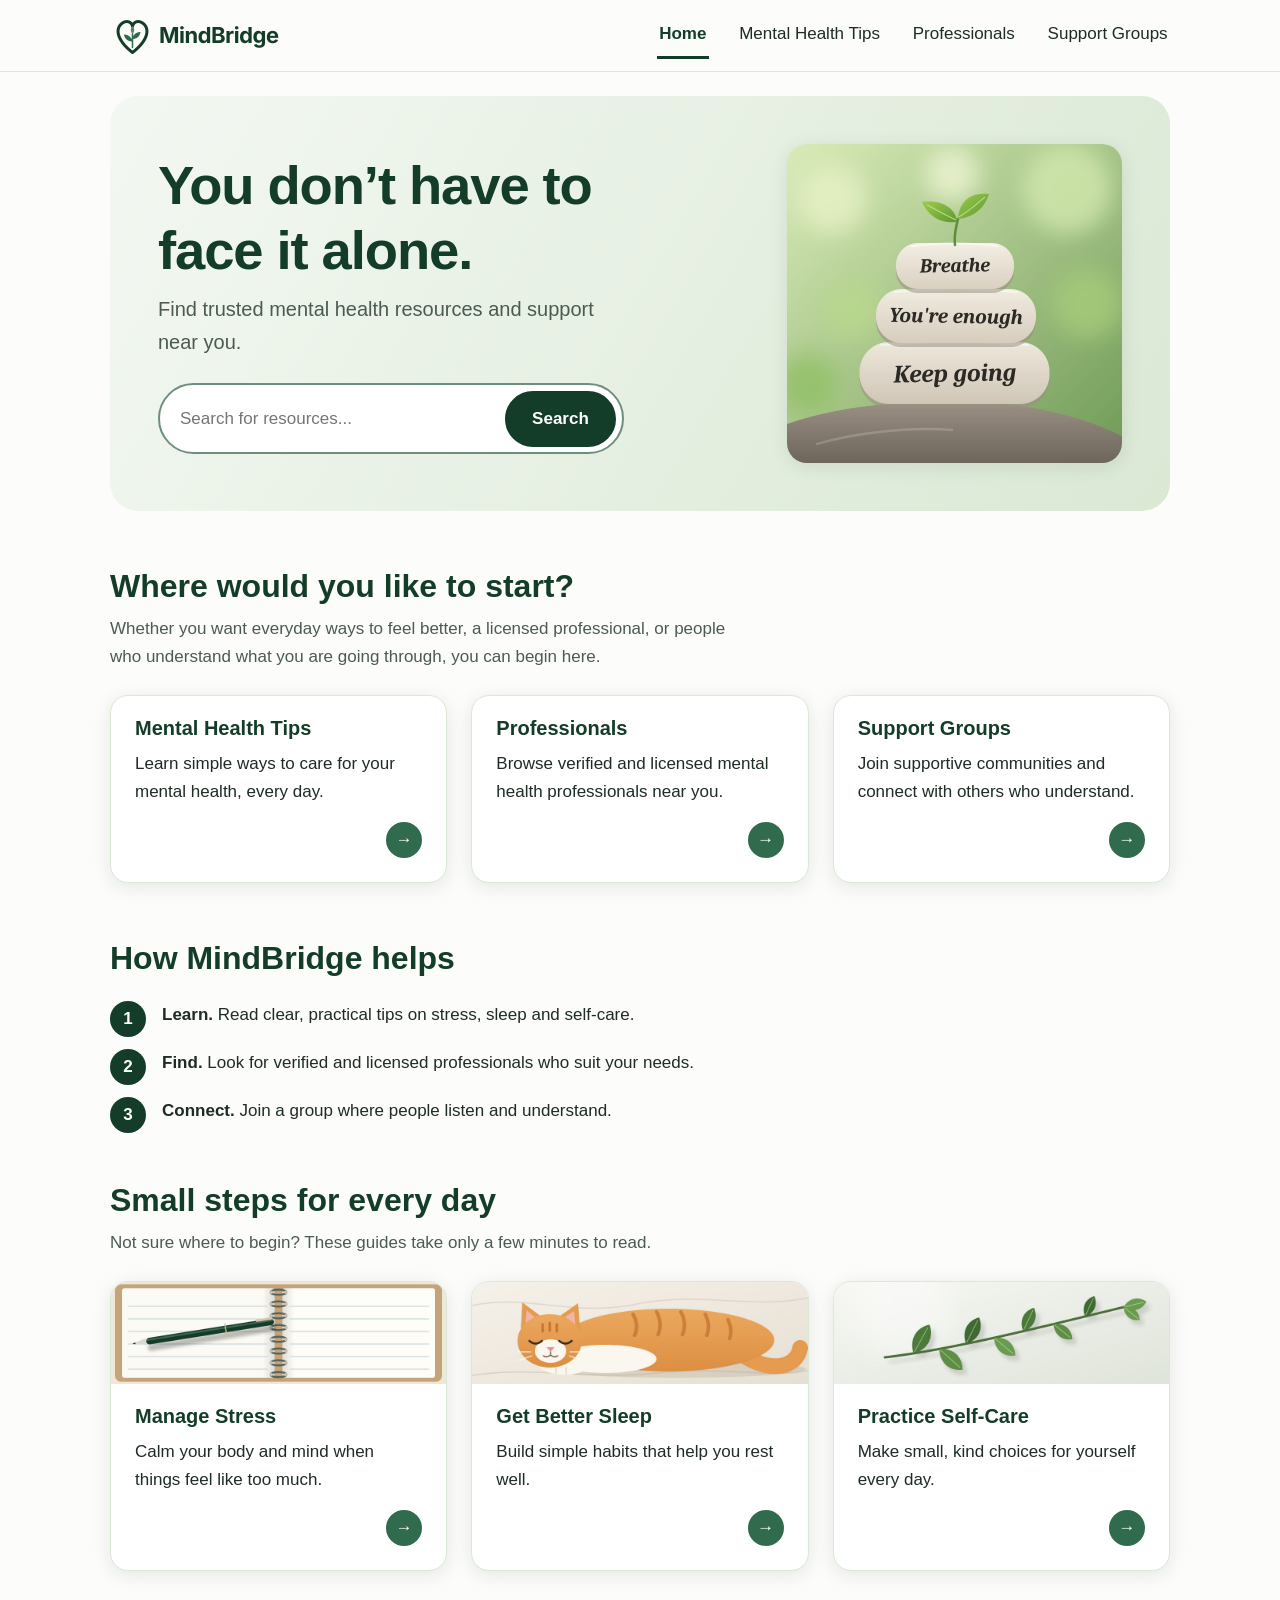
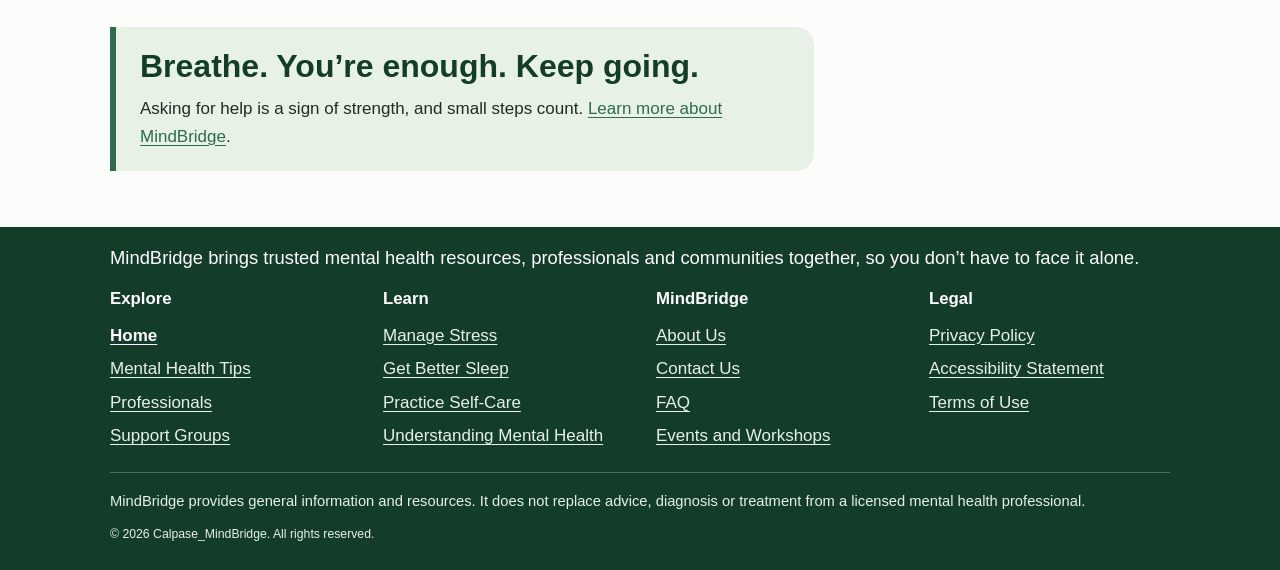
<file: index.html>
<!DOCTYPE html>
<html lang="en">
  <head>
    <meta charset="utf-8">
    <meta name="viewport" content="width=device-width, initial-scale=1">
    <meta name="description" content="MindBridge helps you find trusted mental health resources and support near you.">
    <title>Home | MindBridge</title>
    <link rel="stylesheet" href="css/base.css">
    <link rel="stylesheet" href="css/layout.css">
    <link rel="stylesheet" href="css/components.css">
    <link rel="stylesheet" href="css/pages.css">
  </head>
  <body>
    <a class="skip-link" href="#main-content">Skip to main content</a>
    <header class="site-header">
      <div class="header-inner">
        <a class="brand" href="index.html"><img src="images/logo.png" alt="MindBridge home" width="185" height="45"></a>
        <nav class="main-nav" aria-label="Main navigation">
          <ul>
            <li><a href="index.html" aria-current="page">Home</a></li>
            <li><a href="mental-health-tips.html">Mental Health Tips</a></li>
            <li><a href="professionals.html">Professionals</a></li>
            <li><a href="support-groups.html">Support Groups</a></li>
          </ul>
        </nav>
      </div>
    </header>
    <main id="main-content">
      <section class="hero" aria-labelledby="hero-heading">
        <div>
          <h1 id="hero-heading">You don&rsquo;t have to face it alone.</h1>
          <p class="lead">Find trusted mental health resources and support near you.</p>
          <form class="search-form" action="index.html" method="get" role="search">
            <p>
              <label class="visually-hidden" for="resource-search">Search for resources</label>
              <input type="search" id="resource-search" name="q" placeholder="Search for resources..." autocomplete="off">
              <button type="submit">Search</button>
            </p>
          </form>
        </div>
        <img src="images/stones.jpg" alt="A stack of three smooth stones reading Breathe, You're enough and Keep going, topped with a small green seedling" width="335" height="319">
      </section>

      <section aria-labelledby="explore-heading">
        <h2 id="explore-heading">Where would you like to start?</h2>
        <p class="intro">Whether you want everyday ways to feel better, a licensed professional, or people who understand what you are going through, you can begin here.</p>
        <ul class="card-grid">
          <li>
            <article class="card">
              <div class="card-body">
                <h3><a href="mental-health-tips.html">Mental Health Tips</a></h3>
                <p>Learn simple ways to care for your mental health, every day.</p>
                <span class="arrow" aria-hidden="true">&rarr;</span>
              </div>
            </article>
          </li>
          <li>
            <article class="card">
              <div class="card-body">
                <h3><a href="professionals.html">Professionals</a></h3>
                <p>Browse verified and licensed mental health professionals near you.</p>
                <span class="arrow" aria-hidden="true">&rarr;</span>
              </div>
            </article>
          </li>
          <li>
            <article class="card">
              <div class="card-body">
                <h3><a href="support-groups.html">Support Groups</a></h3>
                <p>Join supportive communities and connect with others who understand.</p>
                <span class="arrow" aria-hidden="true">&rarr;</span>
              </div>
            </article>
          </li>
        </ul>
      </section>

      <section aria-labelledby="how-heading">
        <h2 id="how-heading">How MindBridge helps</h2>
        <ol class="steps">
          <li><strong>Learn.</strong> Read clear, practical tips on stress, sleep and self-care.</li>
          <li><strong>Find.</strong> Look for verified and licensed professionals who suit your needs.</li>
          <li><strong>Connect.</strong> Join a group where people listen and understand.</li>
        </ol>
      </section>

      <section aria-labelledby="daily-heading">
        <h2 id="daily-heading">Small steps for every day</h2>
        <p class="intro">Not sure where to begin? These guides take only a few minutes to read.</p>
        <ul class="card-grid">
          <li>
            <article class="card">
              <img src="images/notebook.jpg" alt="A pen resting on an open spiral notebook" width="214" height="65">
              <div class="card-body">
                <h3><a href="manage-stress.html">Manage Stress</a></h3>
                <p>Calm your body and mind when things feel like too much.</p>
                <span class="arrow" aria-hidden="true">&rarr;</span>
              </div>
            </article>
          </li>
          <li>
            <article class="card">
              <img src="images/cat.jpg" alt="A ginger cat sleeping" width="214" height="65">
              <div class="card-body">
                <h3><a href="better-sleep.html">Get Better Sleep</a></h3>
                <p>Build simple habits that help you rest well.</p>
                <span class="arrow" aria-hidden="true">&rarr;</span>
              </div>
            </article>
          </li>
          <li>
            <article class="card">
              <img src="images/plant.jpg" alt="A green plant" width="214" height="65">
              <div class="card-body">
                <h3><a href="self-care.html">Practice Self-Care</a></h3>
                <p>Make small, kind choices for yourself every day.</p>
                <span class="arrow" aria-hidden="true">&rarr;</span>
              </div>
            </article>
          </li>
        </ul>
      </section>

      <section aria-labelledby="about-heading">
        <div class="note">
          <h2 id="about-heading">Breathe. You&rsquo;re enough. Keep going.</h2>
          <p>Asking for help is a sign of strength, and small steps count. <a href="about.html">Learn more about MindBridge</a>.</p>
        </div>
      </section>
    </main>
    <footer class="site-footer">
      <div class="footer-inner">
        <p class="footer-intro">MindBridge brings trusted mental health resources, professionals and communities together, so you don&rsquo;t have to face it alone.</p>
        <nav aria-label="Footer navigation">
          <div class="footer-columns">
            <div>
              <h2>Explore</h2>
              <ul>
                <li><a href="index.html" aria-current="page">Home</a></li>
                <li><a href="mental-health-tips.html">Mental Health Tips</a></li>
                <li><a href="professionals.html">Professionals</a></li>
                <li><a href="support-groups.html">Support Groups</a></li>
              </ul>
            </div>
            <div>
              <h2>Learn</h2>
              <ul>
                <li><a href="manage-stress.html">Manage Stress</a></li>
                <li><a href="better-sleep.html">Get Better Sleep</a></li>
                <li><a href="self-care.html">Practice Self-Care</a></li>
                <li><a href="understanding-mental-health.html">Understanding Mental Health</a></li>
              </ul>
            </div>
            <div>
              <h2>MindBridge</h2>
              <ul>
                <li><a href="about.html">About Us</a></li>
                <li><a href="contact.html">Contact Us</a></li>
                <li><a href="faq.html">FAQ</a></li>
                <li><a href="events.html">Events and Workshops</a></li>
              </ul>
            </div>
            <div>
              <h2>Legal</h2>
              <ul>
                <li><a href="privacy-policy.html">Privacy Policy</a></li>
                <li><a href="accessibility.html">Accessibility Statement</a></li>
                <li><a href="terms.html">Terms of Use</a></li>
              </ul>
            </div>
          </div>
        </nav>
        <div class="footer-note">
          <p>MindBridge provides general information and resources. It does not replace advice, diagnosis or treatment from a licensed mental health professional.</p>
          <p><small>&copy; 2026 Calpase_MindBridge. All rights reserved.</small></p>
        </div>
      </div>
    </footer>
  </body>
</html>
</file>
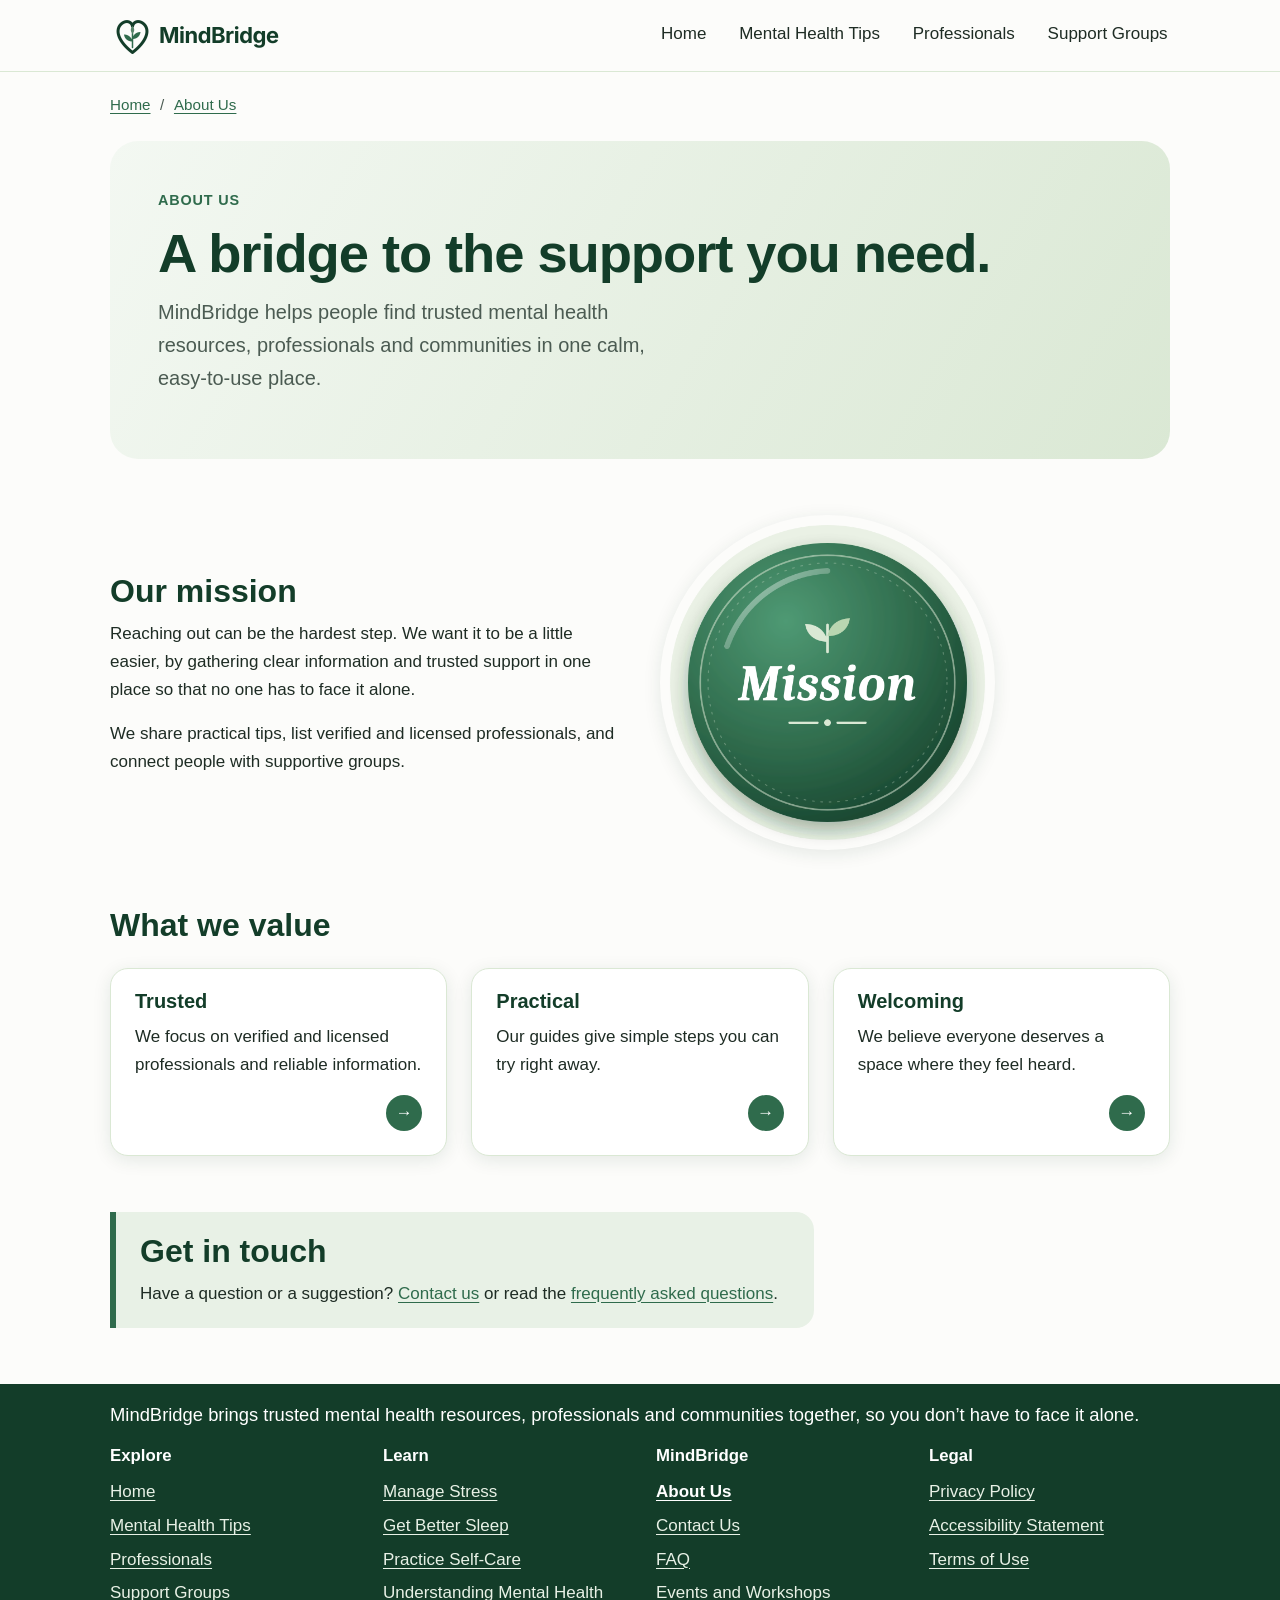
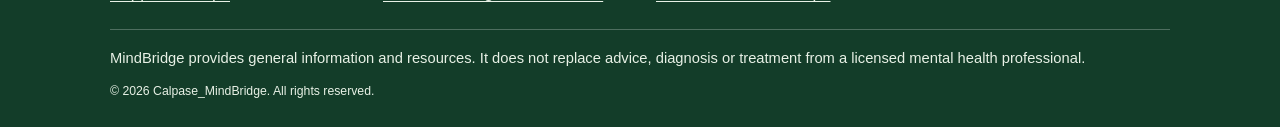
<file: about.html>
<!DOCTYPE html>
<html lang="en">
  <head>
    <meta charset="utf-8">
    <meta name="viewport" content="width=device-width, initial-scale=1">
    <meta name="description" content="Learn about MindBridge, our mission and how we help people find mental health support.">
    <title>About Us | MindBridge</title>
    <link rel="stylesheet" href="css/base.css">
    <link rel="stylesheet" href="css/layout.css">
    <link rel="stylesheet" href="css/components.css">
    <link rel="stylesheet" href="css/pages.css">
  </head>
  <body>
    <a class="skip-link" href="#main-content">Skip to main content</a>
    <header class="site-header">
      <div class="header-inner">
        <a class="brand" href="index.html"><img src="images/logo.png" alt="MindBridge home" width="185" height="45"></a>
        <nav class="main-nav" aria-label="Main navigation">
          <ul>
            <li><a href="index.html">Home</a></li>
            <li><a href="mental-health-tips.html">Mental Health Tips</a></li>
            <li><a href="professionals.html">Professionals</a></li>
            <li><a href="support-groups.html">Support Groups</a></li>
          </ul>
        </nav>
      </div>
    </header>
    <main id="main-content">
      <nav class="breadcrumb" aria-label="Breadcrumb">
        <ol>
          <li><a href="index.html">Home</a></li>
          <li><a href="about.html" aria-current="page">About Us</a></li>
        </ol>
      </nav>
      <section class="hero hero-simple" aria-labelledby="about-heading">
        <div>
          <p class="label">About Us</p>
          <h1 id="about-heading">A bridge to the support you need.</h1>
          <p class="lead">MindBridge helps people find trusted mental health resources, professionals and communities in one calm, easy-to-use place.</p>
        </div>
      </section>

      <section class="split" aria-labelledby="mission-heading">
        <div>
          <h2 id="mission-heading">Our mission</h2>
          <p>Reaching out can be the hardest step. We want it to be a little easier, by gathering clear information and trusted support in one place so that no one has to face it alone.</p>
          <p>We share practical tips, list verified and licensed professionals, and connect people with supportive groups.</p>
        </div>
        <img src="images/mission.png" alt="Green circle with mission in the middle" width="335" height="319" style="border-radius: 50%;">
      </section>

      <section aria-labelledby="values-heading">
        <h2 id="values-heading">What we value</h2>
        <ul class="card-grid">
          <li>
            <article class="card">
              <div class="card-body">
                <h3><a href="professionals.html">Trusted</a></h3>
                <p>We focus on verified and licensed professionals and reliable information.</p>
                <span class="arrow" aria-hidden="true">&rarr;</span>
              </div>
            </article>
          </li>
          <li>
            <article class="card">
              <div class="card-body">
                <h3><a href="mental-health-tips.html">Practical</a></h3>
                <p>Our guides give simple steps you can try right away.</p>
                <span class="arrow" aria-hidden="true">&rarr;</span>
              </div>
            </article>
          </li>
          <li>
            <article class="card">
              <div class="card-body">
                <h3><a href="support-groups.html">Welcoming</a></h3>
                <p>We believe everyone deserves a space where they feel heard.</p>
                <span class="arrow" aria-hidden="true">&rarr;</span>
              </div>
            </article>
          </li>
        </ul>
      </section>

      <section aria-labelledby="touch-heading">
        <div class="note">
          <h2 id="touch-heading">Get in touch</h2>
          <p>Have a question or a suggestion? <a href="contact.html">Contact us</a> or read the <a href="faq.html">frequently asked questions</a>.</p>
        </div>
      </section>
    </main>
    <footer class="site-footer">
      <div class="footer-inner">
        <p class="footer-intro">MindBridge brings trusted mental health resources, professionals and communities together, so you don&rsquo;t have to face it alone.</p>
        <nav aria-label="Footer navigation">
          <div class="footer-columns">
            <div>
              <h2>Explore</h2>
              <ul>
                <li><a href="index.html">Home</a></li>
                <li><a href="mental-health-tips.html">Mental Health Tips</a></li>
                <li><a href="professionals.html">Professionals</a></li>
                <li><a href="support-groups.html">Support Groups</a></li>
              </ul>
            </div>
            <div>
              <h2>Learn</h2>
              <ul>
                <li><a href="manage-stress.html">Manage Stress</a></li>
                <li><a href="better-sleep.html">Get Better Sleep</a></li>
                <li><a href="self-care.html">Practice Self-Care</a></li>
                <li><a href="understanding-mental-health.html">Understanding Mental Health</a></li>
              </ul>
            </div>
            <div>
              <h2>MindBridge</h2>
              <ul>
                <li><a href="about.html" aria-current="page">About Us</a></li>
                <li><a href="contact.html">Contact Us</a></li>
                <li><a href="faq.html">FAQ</a></li>
                <li><a href="events.html">Events and Workshops</a></li>
              </ul>
            </div>
            <div>
              <h2>Legal</h2>
              <ul>
                <li><a href="privacy-policy.html">Privacy Policy</a></li>
                <li><a href="accessibility.html">Accessibility Statement</a></li>
                <li><a href="terms.html">Terms of Use</a></li>
              </ul>
            </div>
          </div>
        </nav>
        <div class="footer-note">
          <p>MindBridge provides general information and resources. It does not replace advice, diagnosis or treatment from a licensed mental health professional.</p>
          <p><small>&copy; 2026 Calpase_MindBridge. All rights reserved.</small></p>
        </div>
      </div>
    </footer>
  </body>
</html>
</file>
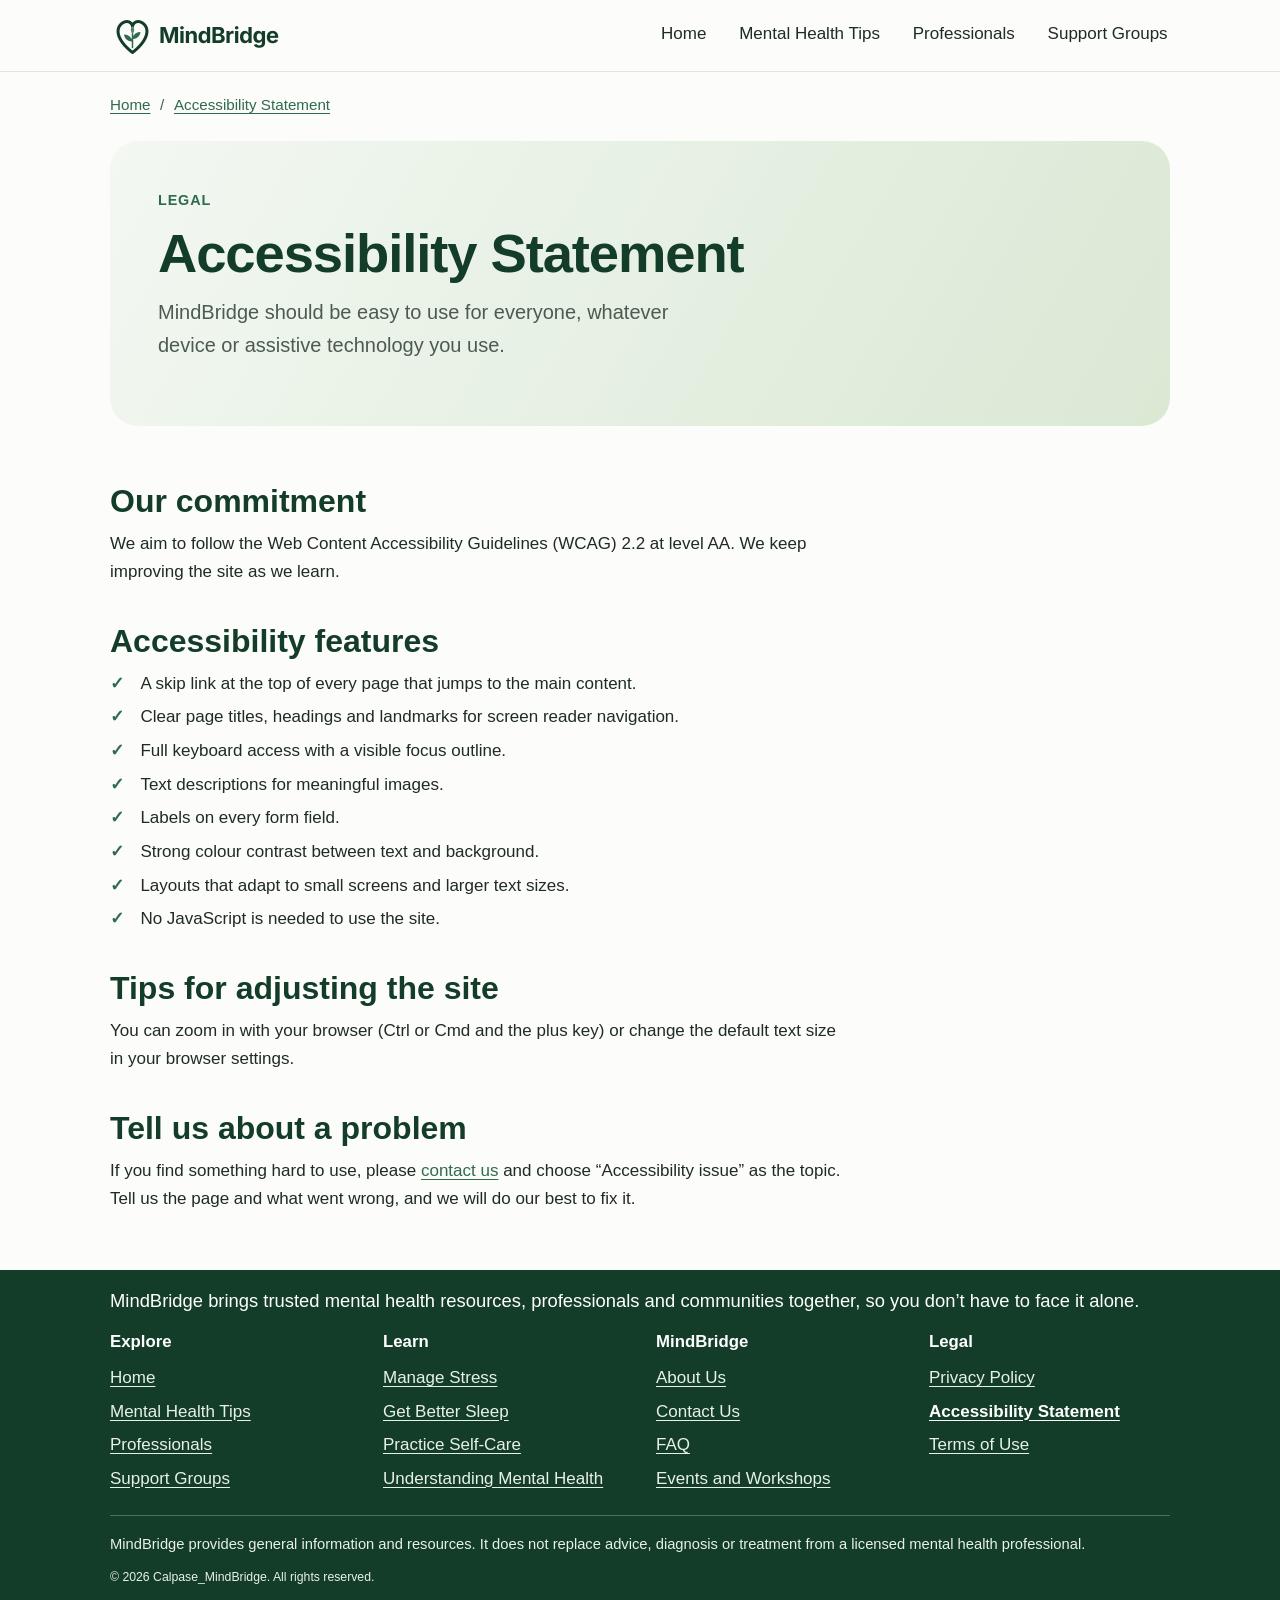
<file: accessibility.html>
<!DOCTYPE html>
<html lang="en">
  <head>
    <meta charset="utf-8">
    <meta name="viewport" content="width=device-width, initial-scale=1">
    <meta name="description" content="MindBridge's commitment to making the site usable by everyone.">
    <title>Accessibility Statement | MindBridge</title>
    <link rel="stylesheet" href="css/base.css">
    <link rel="stylesheet" href="css/layout.css">
    <link rel="stylesheet" href="css/components.css">
    <link rel="stylesheet" href="css/pages.css">
  </head>
  <body>
    <a class="skip-link" href="#main-content">Skip to main content</a>
    <header class="site-header">
      <div class="header-inner">
        <a class="brand" href="index.html"><img src="images/logo.png" alt="MindBridge home" width="185" height="45"></a>
        <nav class="main-nav" aria-label="Main navigation">
          <ul>
            <li><a href="index.html">Home</a></li>
            <li><a href="mental-health-tips.html">Mental Health Tips</a></li>
            <li><a href="professionals.html">Professionals</a></li>
            <li><a href="support-groups.html">Support Groups</a></li>
          </ul>
        </nav>
      </div>
    </header>
    <main id="main-content">
      <nav class="breadcrumb" aria-label="Breadcrumb">
        <ol>
          <li><a href="index.html">Home</a></li>
          <li><a href="accessibility.html" aria-current="page">Accessibility Statement</a></li>
        </ol>
      </nav>
      <section class="hero hero-simple" aria-labelledby="access-heading">
        <div>
          <p class="label">Legal</p>
          <h1 id="access-heading">Accessibility Statement</h1>
          <p class="lead">MindBridge should be easy to use for everyone, whatever device or assistive technology you use.</p>
        </div>
      </section>

      <section class="prose" aria-labelledby="access-body-heading">
        <h2 id="access-body-heading">Our commitment</h2>
        <p>We aim to follow the Web Content Accessibility Guidelines (WCAG) 2.2 at level AA. We keep improving the site as we learn.</p>

        <h2>Accessibility features</h2>
        <ul class="tick-list">
          <li>A skip link at the top of every page that jumps to the main content.</li>
          <li>Clear page titles, headings and landmarks for screen reader navigation.</li>
          <li>Full keyboard access with a visible focus outline.</li>
          <li>Text descriptions for meaningful images.</li>
          <li>Labels on every form field.</li>
          <li>Strong colour contrast between text and background.</li>
          <li>Layouts that adapt to small screens and larger text sizes.</li>
          <li>No JavaScript is needed to use the site.</li>
        </ul>

        <h2>Tips for adjusting the site</h2>
        <p>You can zoom in with your browser (Ctrl or Cmd and the plus key) or change the default text size in your browser settings.</p>

        <h2>Tell us about a problem</h2>
        <p>If you find something hard to use, please <a href="contact.html">contact us</a> and choose &ldquo;Accessibility issue&rdquo; as the topic. Tell us the page and what went wrong, and we will do our best to fix it.</p>
      </section>
    </main>
    <footer class="site-footer">
      <div class="footer-inner">
        <p class="footer-intro">MindBridge brings trusted mental health resources, professionals and communities together, so you don&rsquo;t have to face it alone.</p>
        <nav aria-label="Footer navigation">
          <div class="footer-columns">
            <div>
              <h2>Explore</h2>
              <ul>
                <li><a href="index.html">Home</a></li>
                <li><a href="mental-health-tips.html">Mental Health Tips</a></li>
                <li><a href="professionals.html">Professionals</a></li>
                <li><a href="support-groups.html">Support Groups</a></li>
              </ul>
            </div>
            <div>
              <h2>Learn</h2>
              <ul>
                <li><a href="manage-stress.html">Manage Stress</a></li>
                <li><a href="better-sleep.html">Get Better Sleep</a></li>
                <li><a href="self-care.html">Practice Self-Care</a></li>
                <li><a href="understanding-mental-health.html">Understanding Mental Health</a></li>
              </ul>
            </div>
            <div>
              <h2>MindBridge</h2>
              <ul>
                <li><a href="about.html">About Us</a></li>
                <li><a href="contact.html">Contact Us</a></li>
                <li><a href="faq.html">FAQ</a></li>
                <li><a href="events.html">Events and Workshops</a></li>
              </ul>
            </div>
            <div>
              <h2>Legal</h2>
              <ul>
                <li><a href="privacy-policy.html">Privacy Policy</a></li>
                <li><a href="accessibility.html" aria-current="page">Accessibility Statement</a></li>
                <li><a href="terms.html">Terms of Use</a></li>
              </ul>
            </div>
          </div>
        </nav>
        <div class="footer-note">
          <p>MindBridge provides general information and resources. It does not replace advice, diagnosis or treatment from a licensed mental health professional.</p>
          <p><small>&copy; 2026 Calpase_MindBridge. All rights reserved.</small></p>
        </div>
      </div>
    </footer>
  </body>
</html>
</file>
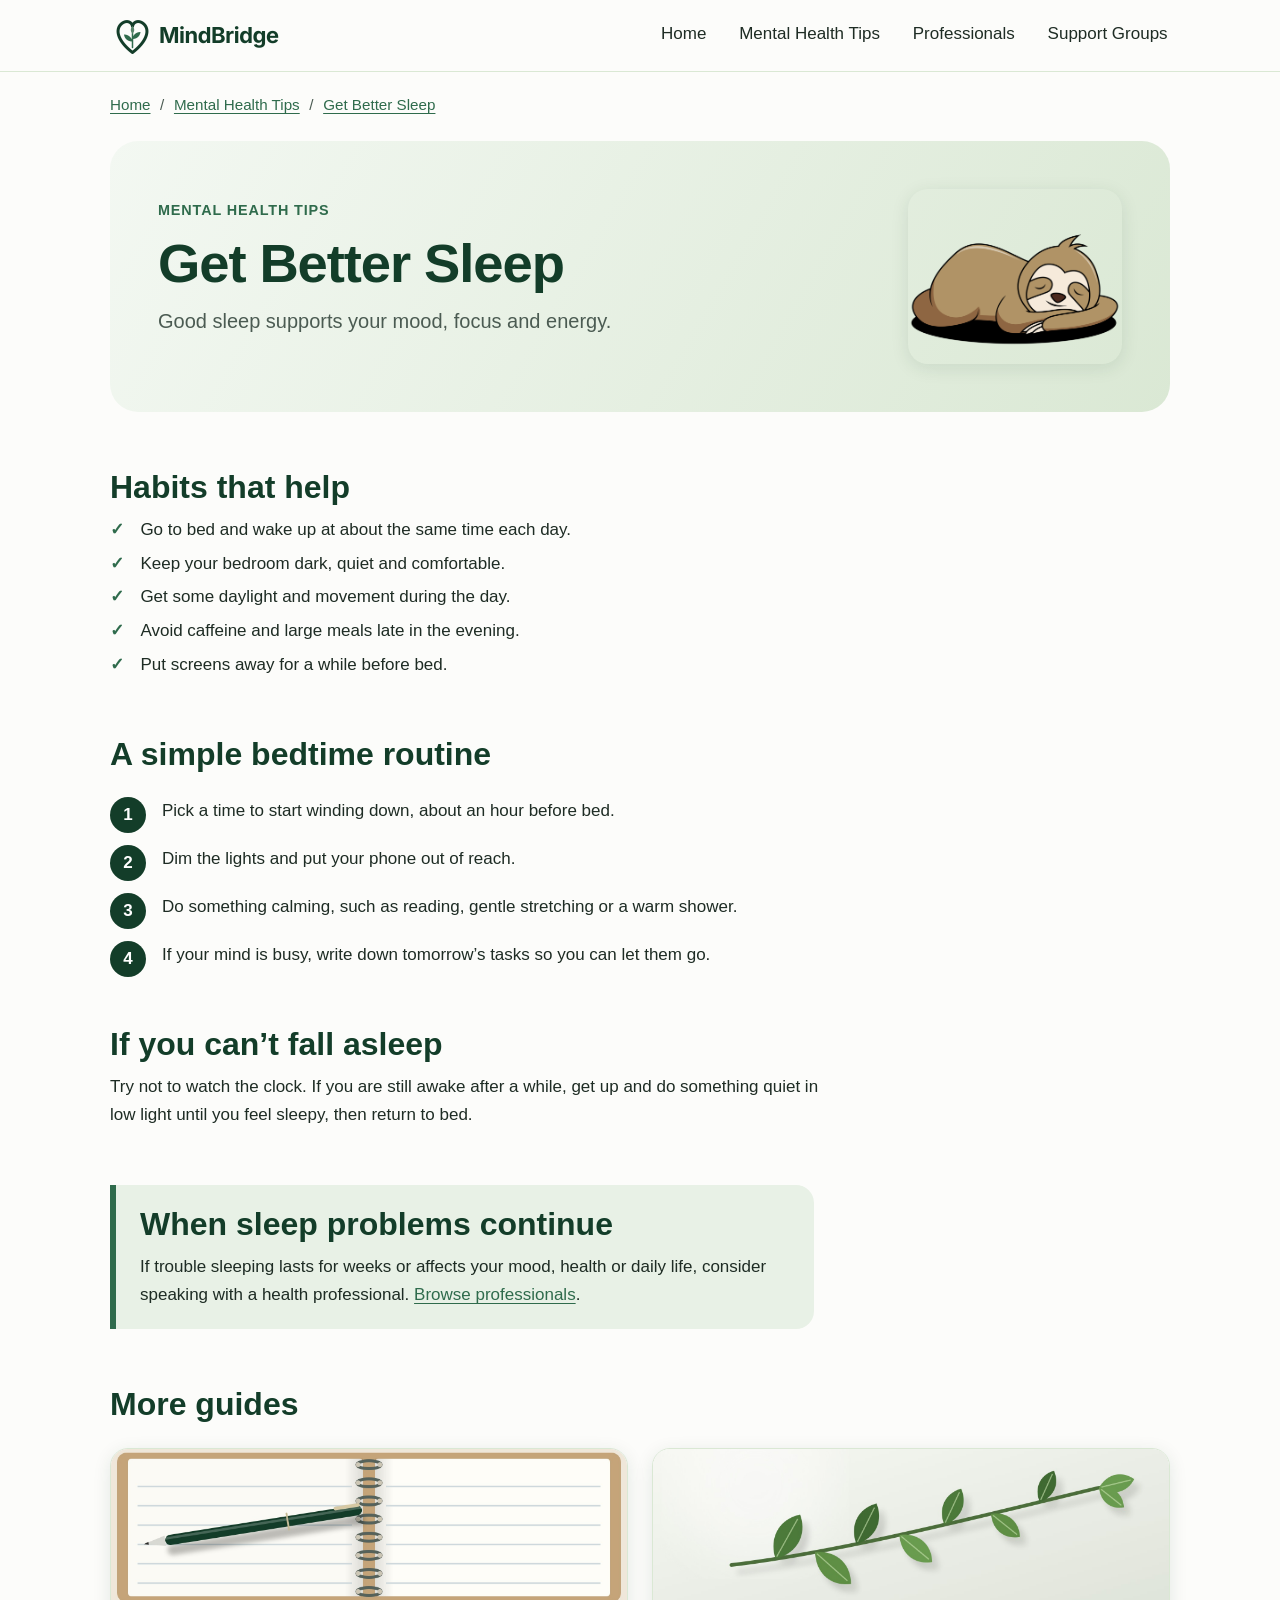
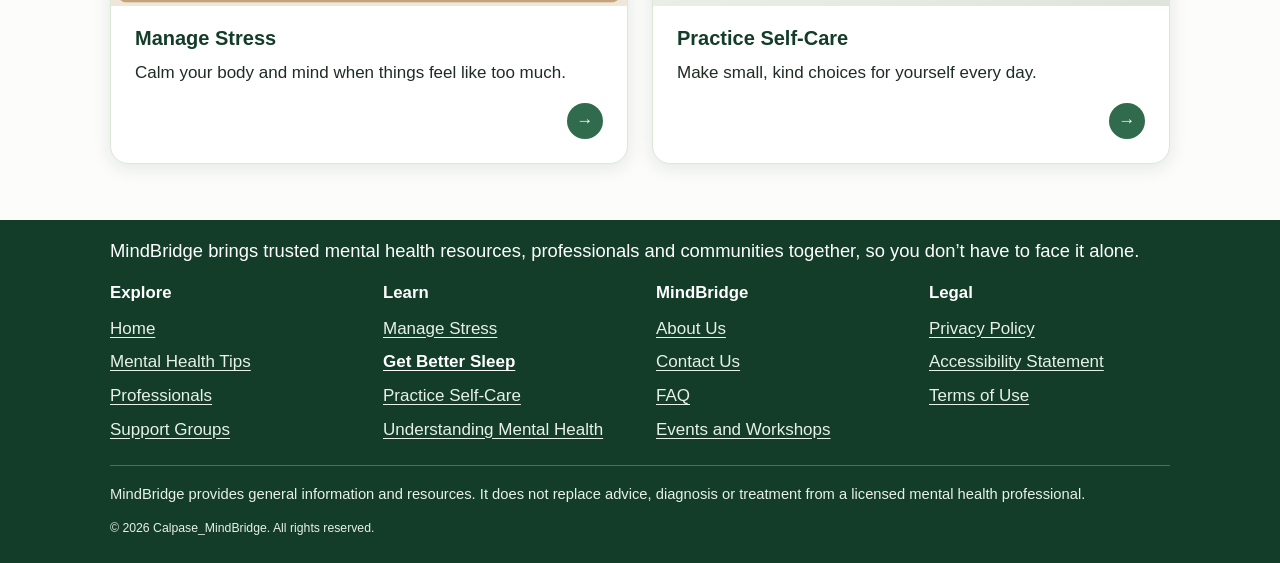
<file: better-sleep.html>
<!DOCTYPE html>
<html lang="en">
  <head>
    <meta charset="utf-8">
    <meta name="viewport" content="width=device-width, initial-scale=1">
    <meta name="description" content="Simple habits that support good sleep and a steadier mood.">
    <title>Get Better Sleep | MindBridge</title>
    <link rel="stylesheet" href="css/base.css">
    <link rel="stylesheet" href="css/layout.css">
    <link rel="stylesheet" href="css/components.css">
    <link rel="stylesheet" href="css/pages.css">
  </head>
  <body>
    <a class="skip-link" href="#main-content">Skip to main content</a>
    <header class="site-header">
      <div class="header-inner">
        <a class="brand" href="index.html"><img src="images/logo.png" alt="MindBridge home" width="185" height="45"></a>
        <nav class="main-nav" aria-label="Main navigation">
          <ul>
            <li><a href="index.html">Home</a></li>
            <li><a href="mental-health-tips.html">Mental Health Tips</a></li>
            <li><a href="professionals.html">Professionals</a></li>
            <li><a href="support-groups.html">Support Groups</a></li>
          </ul>
        </nav>
      </div>
    </header>
    <main id="main-content">
      <nav class="breadcrumb" aria-label="Breadcrumb">
        <ol>
          <li><a href="index.html">Home</a></li>
          <li><a href="mental-health-tips.html">Mental Health Tips</a></li>
          <li><a href="better-sleep.html" aria-current="page">Get Better Sleep</a></li>
        </ol>
      </nav>
      <section class="hero" aria-labelledby="sleep-heading">
        <div>
          <p class="label">Mental Health Tips</p>
          <h1 id="sleep-heading">Get Better Sleep</h1>
          <p class="lead">Good sleep supports your mood, focus and energy.</p>
        </div>
        <img src="images/sleep.png" alt="A sloth sleeping by RalfDesigns" width="214" height="65">
      </section>

      <section aria-labelledby="habits-heading">
        <h2 id="habits-heading">Habits that help</h2>
        <ul class="tick-list">
          <li>Go to bed and wake up at about the same time each day.</li>
          <li>Keep your bedroom dark, quiet and comfortable.</li>
          <li>Get some daylight and movement during the day.</li>
          <li>Avoid caffeine and large meals late in the evening.</li>
          <li>Put screens away for a while before bed.</li>
        </ul>
      </section>

      <section aria-labelledby="routine-heading">
        <h2 id="routine-heading">A simple bedtime routine</h2>
        <ol class="steps">
          <li>Pick a time to start winding down, about an hour before bed.</li>
          <li>Dim the lights and put your phone out of reach.</li>
          <li>Do something calming, such as reading, gentle stretching or a warm shower.</li>
          <li>If your mind is busy, write down tomorrow&rsquo;s tasks so you can let them go.</li>
        </ol>
      </section>

      <section class="prose" aria-labelledby="awake-heading">
        <h2 id="awake-heading">If you can&rsquo;t fall asleep</h2>
        <p>Try not to watch the clock. If you are still awake after a while, get up and do something quiet in low light until you feel sleepy, then return to bed.</p>
      </section>

      <section aria-labelledby="sleep-help-heading">
        <div class="note">
          <h2 id="sleep-help-heading">When sleep problems continue</h2>
          <p>If trouble sleeping lasts for weeks or affects your mood, health or daily life, consider speaking with a health professional. <a href="professionals.html">Browse professionals</a>.</p>
        </div>
      </section>

      <section aria-labelledby="more-heading">
        <h2 id="more-heading">More guides</h2>
        <ul class="card-grid">
          <li>
            <article class="card">
              <img src="images/notebook.jpg" alt="A pen resting on an open spiral notebook" width="214" height="65">
              <div class="card-body">
                <h3><a href="manage-stress.html">Manage Stress</a></h3>
                <p>Calm your body and mind when things feel like too much.</p>
                <span class="arrow" aria-hidden="true">&rarr;</span>
              </div>
            </article>
          </li>
          <li>
            <article class="card">
              <img src="images/plant.jpg" alt="A green plant" width="214" height="65">
              <div class="card-body">
                <h3><a href="self-care.html">Practice Self-Care</a></h3>
                <p>Make small, kind choices for yourself every day.</p>
                <span class="arrow" aria-hidden="true">&rarr;</span>
              </div>
            </article>
          </li>
        </ul>
      </section>
    </main>
    <footer class="site-footer">
      <div class="footer-inner">
        <p class="footer-intro">MindBridge brings trusted mental health resources, professionals and communities together, so you don&rsquo;t have to face it alone.</p>
        <nav aria-label="Footer navigation">
          <div class="footer-columns">
            <div>
              <h2>Explore</h2>
              <ul>
                <li><a href="index.html">Home</a></li>
                <li><a href="mental-health-tips.html">Mental Health Tips</a></li>
                <li><a href="professionals.html">Professionals</a></li>
                <li><a href="support-groups.html">Support Groups</a></li>
              </ul>
            </div>
            <div>
              <h2>Learn</h2>
              <ul>
                <li><a href="manage-stress.html">Manage Stress</a></li>
                <li><a href="better-sleep.html" aria-current="page">Get Better Sleep</a></li>
                <li><a href="self-care.html">Practice Self-Care</a></li>
                <li><a href="understanding-mental-health.html">Understanding Mental Health</a></li>
              </ul>
            </div>
            <div>
              <h2>MindBridge</h2>
              <ul>
                <li><a href="about.html">About Us</a></li>
                <li><a href="contact.html">Contact Us</a></li>
                <li><a href="faq.html">FAQ</a></li>
                <li><a href="events.html">Events and Workshops</a></li>
              </ul>
            </div>
            <div>
              <h2>Legal</h2>
              <ul>
                <li><a href="privacy-policy.html">Privacy Policy</a></li>
                <li><a href="accessibility.html">Accessibility Statement</a></li>
                <li><a href="terms.html">Terms of Use</a></li>
              </ul>
            </div>
          </div>
        </nav>
        <div class="footer-note">
          <p>MindBridge provides general information and resources. It does not replace advice, diagnosis or treatment from a licensed mental health professional.</p>
          <p><small>&copy; 2026 Calpase_MindBridge. All rights reserved.</small></p>
        </div>
      </div>
    </footer>
  </body>
</html>
</file>
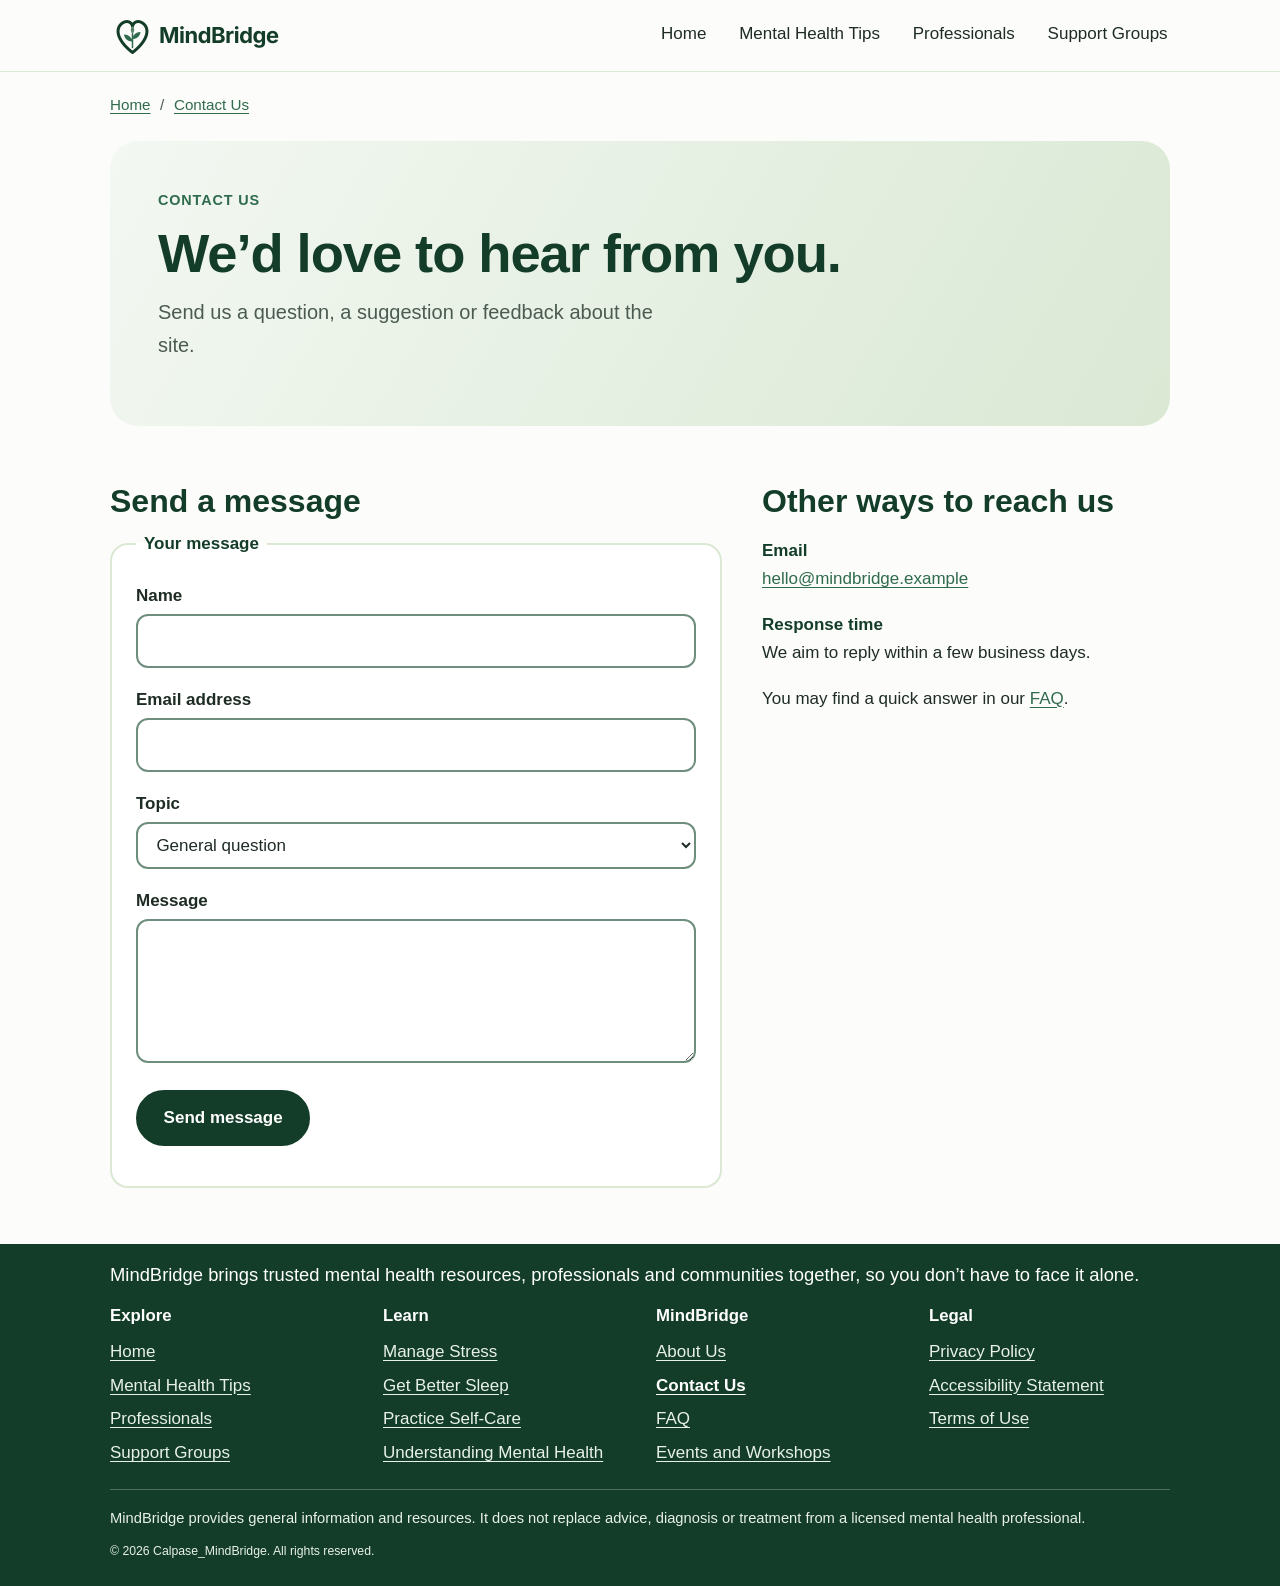
<file: contact.html>
<!DOCTYPE html>
<html lang="en">
  <head>
    <meta charset="utf-8">
    <meta name="viewport" content="width=device-width, initial-scale=1">
    <meta name="description" content="Send a question, suggestion or feedback to the MindBridge team.">
    <title>Contact Us | MindBridge</title>
    <link rel="stylesheet" href="css/base.css">
    <link rel="stylesheet" href="css/layout.css">
    <link rel="stylesheet" href="css/components.css">
    <link rel="stylesheet" href="css/pages.css">
  </head>
  <body>
    <a class="skip-link" href="#main-content">Skip to main content</a>
    <header class="site-header">
      <div class="header-inner">
        <a class="brand" href="index.html"><img src="images/logo.png" alt="MindBridge home" width="185" height="45"></a>
        <nav class="main-nav" aria-label="Main navigation">
          <ul>
            <li><a href="index.html">Home</a></li>
            <li><a href="mental-health-tips.html">Mental Health Tips</a></li>
            <li><a href="professionals.html">Professionals</a></li>
            <li><a href="support-groups.html">Support Groups</a></li>
          </ul>
        </nav>
      </div>
    </header>
    <main id="main-content">
      <nav class="breadcrumb" aria-label="Breadcrumb">
        <ol>
          <li><a href="index.html">Home</a></li>
          <li><a href="contact.html" aria-current="page">Contact Us</a></li>
        </ol>
      </nav>
      <section class="hero hero-simple" aria-labelledby="contact-heading">
        <div>
          <p class="label">Contact Us</p>
          <h1 id="contact-heading">We&rsquo;d love to hear from you.</h1>
          <p class="lead">Send us a question, a suggestion or feedback about the site.</p>
        </div>
      </section>

      <section class="contact-layout" aria-labelledby="form-heading">
        <div>
          <h2 id="form-heading">Send a message</h2>
          <form action="contact.html" method="get">
            <fieldset>
              <legend>Your message</legend>
              <p class="field">
                <label for="contact-name">Name</label>
                <input type="text" id="contact-name" name="name" autocomplete="name" required>
              </p>
              <p class="field">
                <label for="contact-email">Email address</label>
                <input type="email" id="contact-email" name="email" autocomplete="email" required>
              </p>
              <p class="field">
                <label for="contact-topic">Topic</label>
                <select id="contact-topic" name="topic">
                  <option value="general">General question</option>
                  <option value="feedback">Feedback about the site</option>
                  <option value="listing">Professional or group listing</option>
                  <option value="accessibility">Accessibility issue</option>
                </select>
              </p>
              <p class="field">
                <label for="contact-message">Message</label>
                <textarea id="contact-message" name="message" required></textarea>
              </p>
              <p><button type="submit">Send message</button></p>
            </fieldset>
          </form>
        </div>
        <div>
          <h2>Other ways to reach us</h2>
          <dl>
            <dt>Email</dt>
            <dd><a href="mailto:hello@mindbridge.example">hello@mindbridge.example</a></dd>
            <dt>Response time</dt>
            <dd>We aim to reply within a few business days.</dd>
          </dl>
          <p>You may find a quick answer in our <a href="faq.html">FAQ</a>.</p>
        </div>
      </section>
    </main>
    <footer class="site-footer">
      <div class="footer-inner">
        <p class="footer-intro">MindBridge brings trusted mental health resources, professionals and communities together, so you don&rsquo;t have to face it alone.</p>
        <nav aria-label="Footer navigation">
          <div class="footer-columns">
            <div>
              <h2>Explore</h2>
              <ul>
                <li><a href="index.html">Home</a></li>
                <li><a href="mental-health-tips.html">Mental Health Tips</a></li>
                <li><a href="professionals.html">Professionals</a></li>
                <li><a href="support-groups.html">Support Groups</a></li>
              </ul>
            </div>
            <div>
              <h2>Learn</h2>
              <ul>
                <li><a href="manage-stress.html">Manage Stress</a></li>
                <li><a href="better-sleep.html">Get Better Sleep</a></li>
                <li><a href="self-care.html">Practice Self-Care</a></li>
                <li><a href="understanding-mental-health.html">Understanding Mental Health</a></li>
              </ul>
            </div>
            <div>
              <h2>MindBridge</h2>
              <ul>
                <li><a href="about.html">About Us</a></li>
                <li><a href="contact.html" aria-current="page">Contact Us</a></li>
                <li><a href="faq.html">FAQ</a></li>
                <li><a href="events.html">Events and Workshops</a></li>
              </ul>
            </div>
            <div>
              <h2>Legal</h2>
              <ul>
                <li><a href="privacy-policy.html">Privacy Policy</a></li>
                <li><a href="accessibility.html">Accessibility Statement</a></li>
                <li><a href="terms.html">Terms of Use</a></li>
              </ul>
            </div>
          </div>
        </nav>
        <div class="footer-note">
          <p>MindBridge provides general information and resources. It does not replace advice, diagnosis or treatment from a licensed mental health professional.</p>
          <p><small>&copy; 2026 Calpase_MindBridge. All rights reserved.</small></p>
        </div>
      </div>
    </footer>
  </body>
</html>
</file>
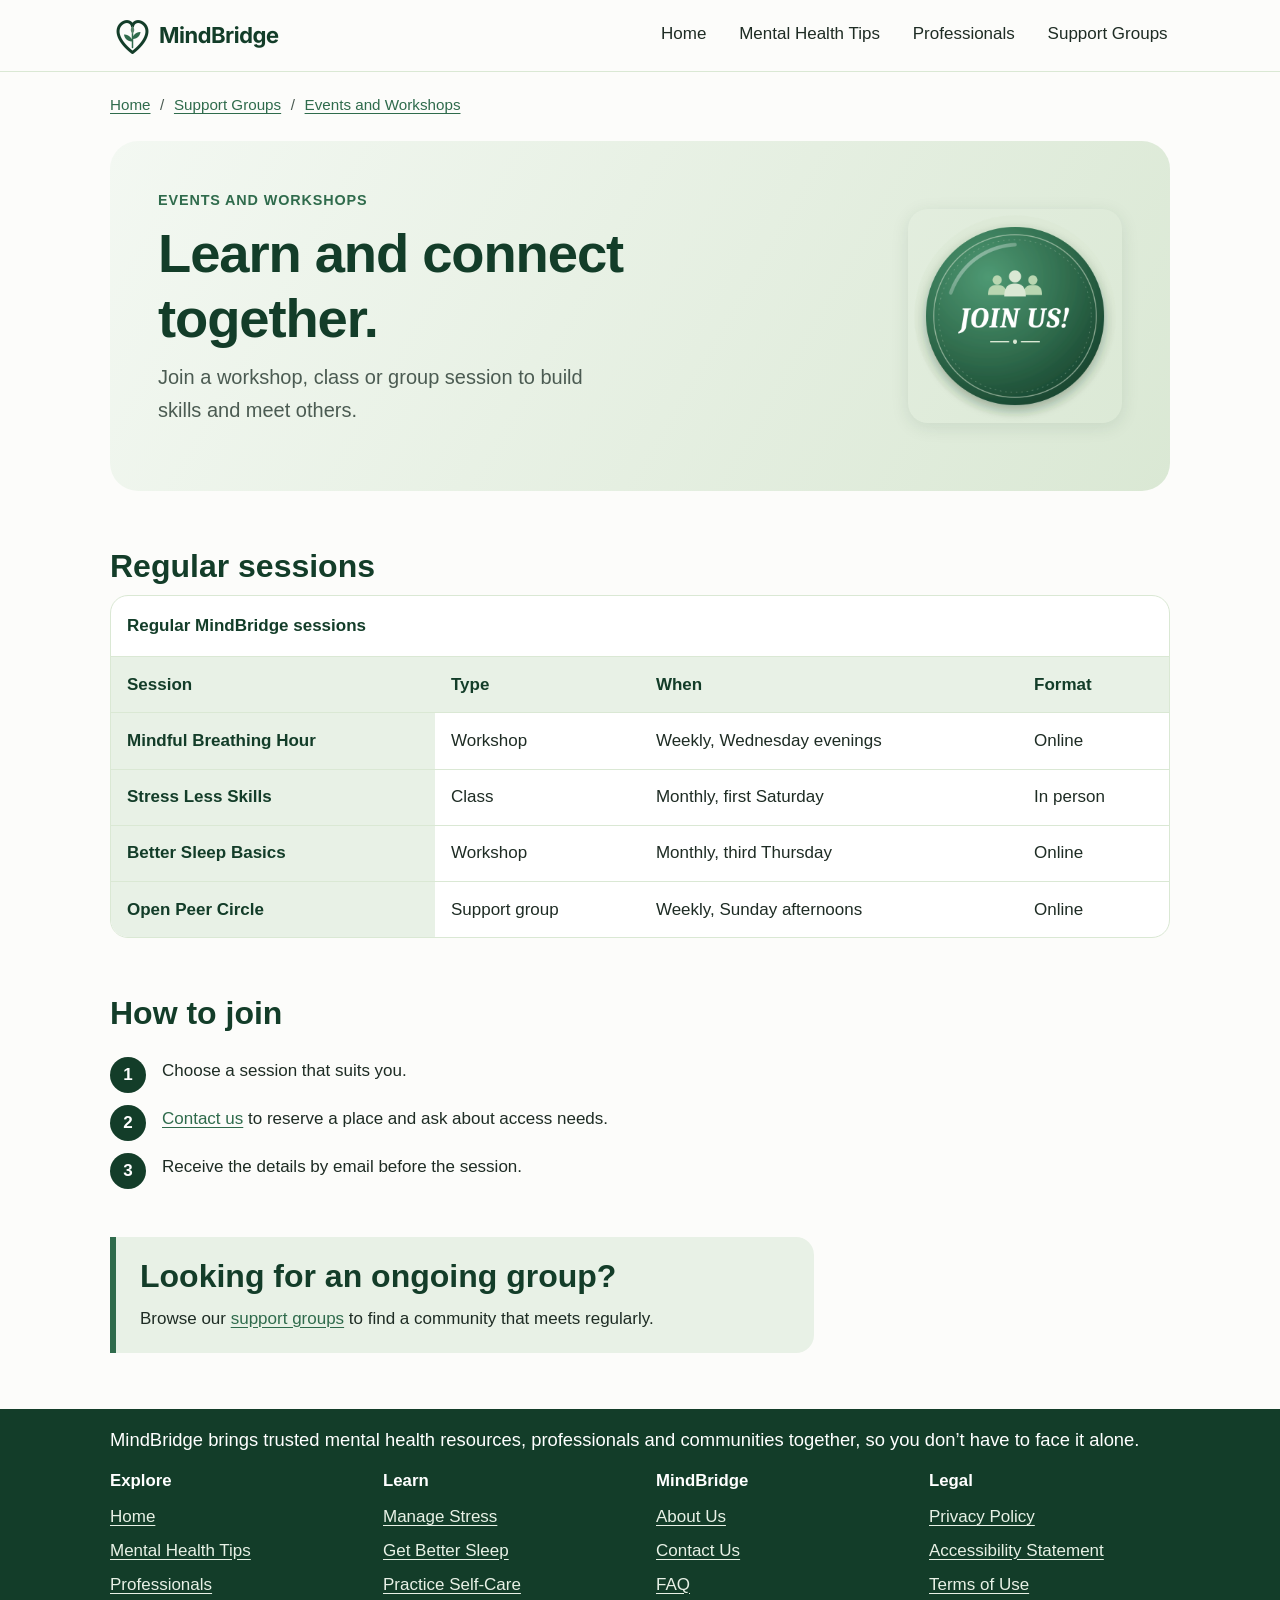
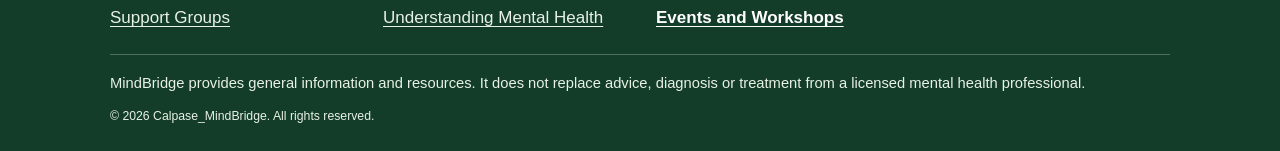
<file: events.html>
<!DOCTYPE html>
<html lang="en">
  <head>
    <meta charset="utf-8">
    <meta name="viewport" content="width=device-width, initial-scale=1">
    <meta name="description" content="Workshops, classes and group sessions from the MindBridge community.">
    <title>Events and Workshops | MindBridge</title>
    <link rel="stylesheet" href="css/base.css">
    <link rel="stylesheet" href="css/layout.css">
    <link rel="stylesheet" href="css/components.css">
    <link rel="stylesheet" href="css/pages.css">
  </head>
  <body>
    <a class="skip-link" href="#main-content">Skip to main content</a>
    <header class="site-header">
      <div class="header-inner">
        <a class="brand" href="index.html"><img src="images/logo.png" alt="MindBridge home" width="185" height="45"></a>
        <nav class="main-nav" aria-label="Main navigation">
          <ul>
            <li><a href="index.html">Home</a></li>
            <li><a href="mental-health-tips.html">Mental Health Tips</a></li>
            <li><a href="professionals.html">Professionals</a></li>
            <li><a href="support-groups.html">Support Groups</a></li>
          </ul>
        </nav>
      </div>
    </header>
    <main id="main-content">
      <nav class="breadcrumb" aria-label="Breadcrumb">
        <ol>
          <li><a href="index.html">Home</a></li>
          <li><a href="support-groups.html">Support Groups</a></li>
          <li><a href="events.html" aria-current="page">Events and Workshops</a></li>
        </ol>
      </nav>
      <section class="hero" aria-labelledby="events-heading">
        <div>
          <p class="label">Events and Workshops</p>
          <h1 id="events-heading">Learn and connect together.</h1>
          <p class="lead">Join a workshop, class or group session to build skills and meet others.</p>
        </div>
        <img src="images/join-us.png" alt="Green Circle with Join Us in the middle" width="214" height="65">
      </section>

      <section aria-labelledby="schedule-heading">
        <h2 id="schedule-heading">Regular sessions</h2>
        <div class="table-wrap" tabindex="0" role="region" aria-labelledby="schedule-heading">
          <table>
            <caption>Regular MindBridge sessions</caption>
            <thead>
              <tr>
                <th scope="col">Session</th>
                <th scope="col">Type</th>
                <th scope="col">When</th>
                <th scope="col">Format</th>
              </tr>
            </thead>
            <tbody>
              <tr>
                <th scope="row">Mindful Breathing Hour</th>
                <td>Workshop</td>
                <td>Weekly, Wednesday evenings</td>
                <td>Online</td>
              </tr>
              <tr>
                <th scope="row">Stress Less Skills</th>
                <td>Class</td>
                <td>Monthly, first Saturday</td>
                <td>In person</td>
              </tr>
              <tr>
                <th scope="row">Better Sleep Basics</th>
                <td>Workshop</td>
                <td>Monthly, third Thursday</td>
                <td>Online</td>
              </tr>
              <tr>
                <th scope="row">Open Peer Circle</th>
                <td>Support group</td>
                <td>Weekly, Sunday afternoons</td>
                <td>Online</td>
              </tr>
            </tbody>
          </table>
        </div>
      </section>

      <section aria-labelledby="join-heading">
        <h2 id="join-heading">How to join</h2>
        <ol class="steps">
          <li>Choose a session that suits you.</li>
          <li><a href="contact.html">Contact us</a> to reserve a place and ask about access needs.</li>
          <li>Receive the details by email before the session.</li>
        </ol>
      </section>

      <section aria-labelledby="events-next-heading">
        <div class="note">
          <h2 id="events-next-heading">Looking for an ongoing group?</h2>
          <p>Browse our <a href="support-groups.html">support groups</a> to find a community that meets regularly.</p>
        </div>
      </section>
    </main>
    <footer class="site-footer">
      <div class="footer-inner">
        <p class="footer-intro">MindBridge brings trusted mental health resources, professionals and communities together, so you don&rsquo;t have to face it alone.</p>
        <nav aria-label="Footer navigation">
          <div class="footer-columns">
            <div>
              <h2>Explore</h2>
              <ul>
                <li><a href="index.html">Home</a></li>
                <li><a href="mental-health-tips.html">Mental Health Tips</a></li>
                <li><a href="professionals.html">Professionals</a></li>
                <li><a href="support-groups.html">Support Groups</a></li>
              </ul>
            </div>
            <div>
              <h2>Learn</h2>
              <ul>
                <li><a href="manage-stress.html">Manage Stress</a></li>
                <li><a href="better-sleep.html">Get Better Sleep</a></li>
                <li><a href="self-care.html">Practice Self-Care</a></li>
                <li><a href="understanding-mental-health.html">Understanding Mental Health</a></li>
              </ul>
            </div>
            <div>
              <h2>MindBridge</h2>
              <ul>
                <li><a href="about.html">About Us</a></li>
                <li><a href="contact.html">Contact Us</a></li>
                <li><a href="faq.html">FAQ</a></li>
                <li><a href="events.html" aria-current="page">Events and Workshops</a></li>
              </ul>
            </div>
            <div>
              <h2>Legal</h2>
              <ul>
                <li><a href="privacy-policy.html">Privacy Policy</a></li>
                <li><a href="accessibility.html">Accessibility Statement</a></li>
                <li><a href="terms.html">Terms of Use</a></li>
              </ul>
            </div>
          </div>
        </nav>
        <div class="footer-note">
          <p>MindBridge provides general information and resources. It does not replace advice, diagnosis or treatment from a licensed mental health professional.</p>
          <p><small>&copy; 2026 Calpase_MindBridge. All rights reserved.</small></p>
        </div>
      </div>
    </footer>
  </body>
</html>
</file>
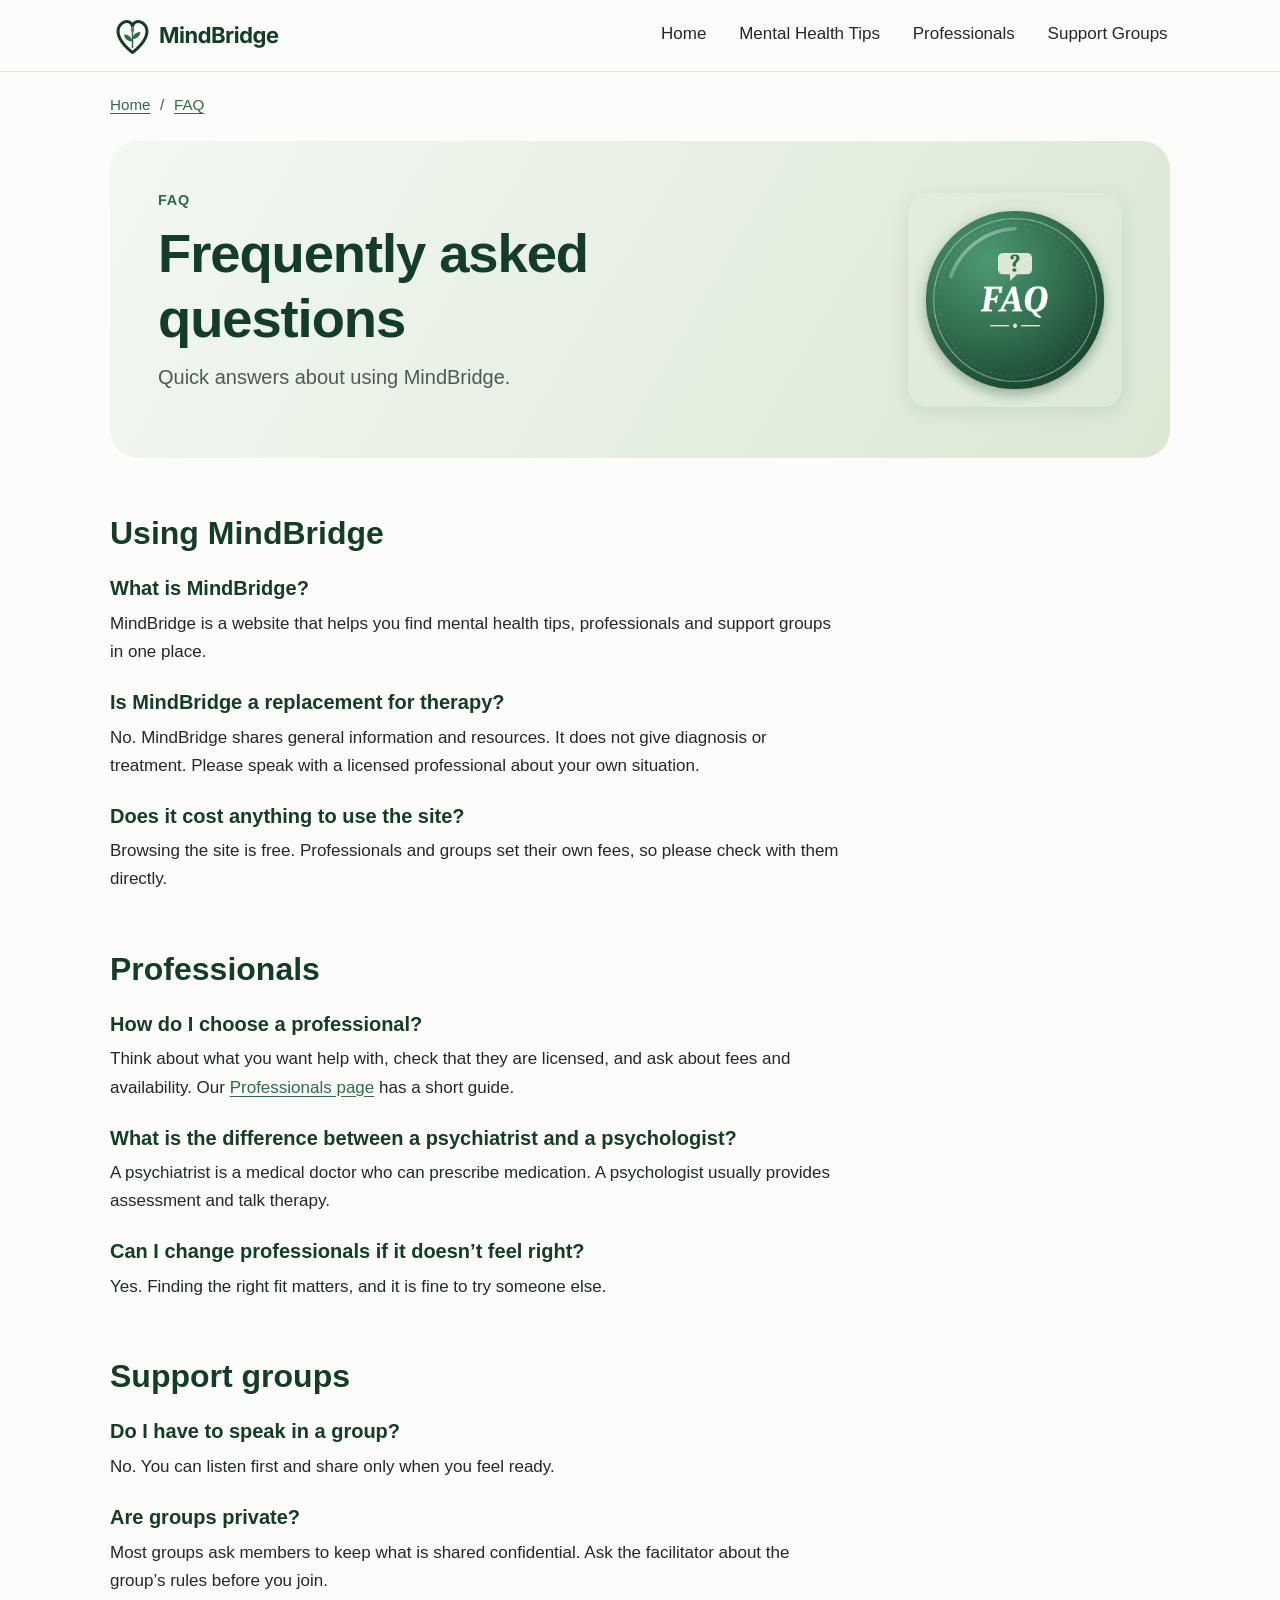
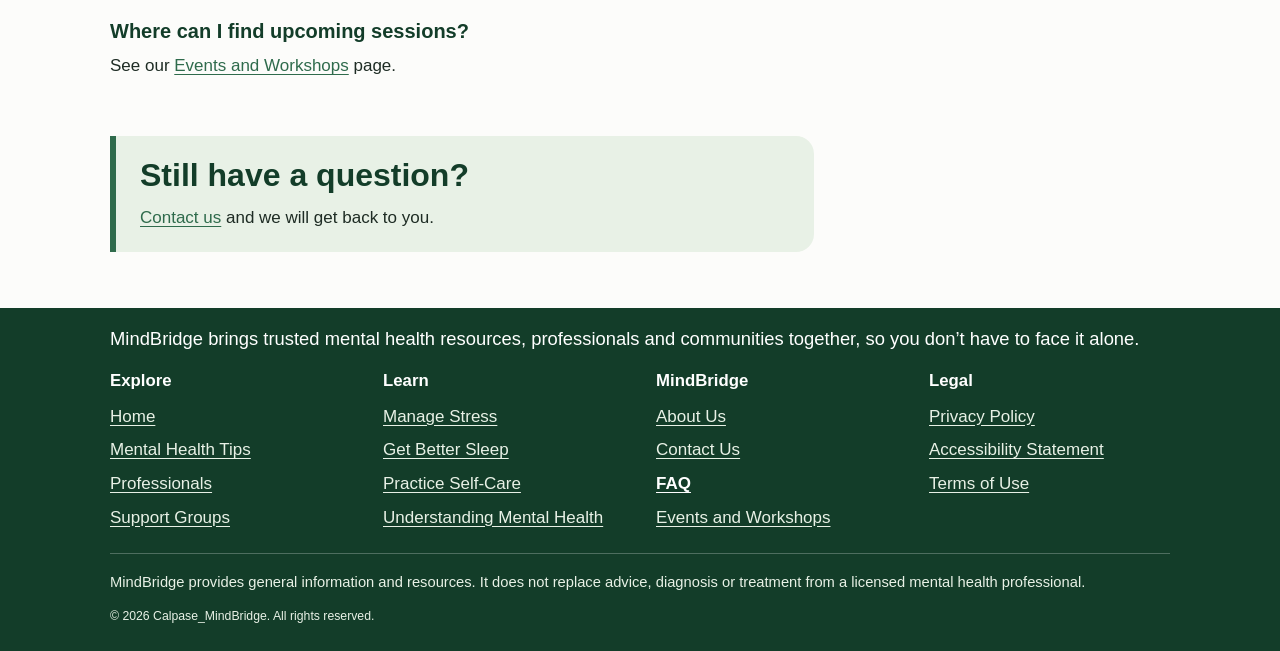
<file: faq.html>
<!DOCTYPE html>
<html lang="en">
  <head>
    <meta charset="utf-8">
    <meta name="viewport" content="width=device-width, initial-scale=1">
    <meta name="description" content="Answers to common questions about using MindBridge, finding professionals and joining support groups.">
    <title>FAQ | MindBridge</title>
    <link rel="stylesheet" href="css/base.css">
    <link rel="stylesheet" href="css/layout.css">
    <link rel="stylesheet" href="css/components.css">
    <link rel="stylesheet" href="css/pages.css">
  </head>
  <body>
    <a class="skip-link" href="#main-content">Skip to main content</a>
    <header class="site-header">
      <div class="header-inner">
        <a class="brand" href="index.html"><img src="images/logo.png" alt="MindBridge home" width="185" height="45"></a>
        <nav class="main-nav" aria-label="Main navigation">
          <ul>
            <li><a href="index.html">Home</a></li>
            <li><a href="mental-health-tips.html">Mental Health Tips</a></li>
            <li><a href="professionals.html">Professionals</a></li>
            <li><a href="support-groups.html">Support Groups</a></li>
          </ul>
        </nav>
      </div>
    </header>
    <main id="main-content">
      <nav class="breadcrumb" aria-label="Breadcrumb">
        <ol>
          <li><a href="index.html">Home</a></li>
          <li><a href="faq.html" aria-current="page">FAQ</a></li>
        </ol>
      </nav>
      <section class="hero" aria-labelledby="faq-heading">
        <div>
          <p class="label">FAQ</p>
          <h1 id="faq-heading">Frequently asked questions</h1>
          <p class="lead">Quick answers about using MindBridge.</p>
        </div>
        <img src="images/faq.png" alt="Green circle with FAQ in the middle" width="214" height="65">
      </section>

      <section class="faq-group" aria-labelledby="using-heading">
        <h2 id="using-heading">Using MindBridge</h2>
        <h3>What is MindBridge?</h3>
        <p>MindBridge is a website that helps you find mental health tips, professionals and support groups in one place.</p>
        <h3>Is MindBridge a replacement for therapy?</h3>
        <p>No. MindBridge shares general information and resources. It does not give diagnosis or treatment. Please speak with a licensed professional about your own situation.</p>
        <h3>Does it cost anything to use the site?</h3>
        <p>Browsing the site is free. Professionals and groups set their own fees, so please check with them directly.</p>
      </section>

      <section class="faq-group" aria-labelledby="pro-faq-heading">
        <h2 id="pro-faq-heading">Professionals</h2>
        <h3>How do I choose a professional?</h3>
        <p>Think about what you want help with, check that they are licensed, and ask about fees and availability. Our <a href="professionals.html">Professionals page</a> has a short guide.</p>
        <h3>What is the difference between a psychiatrist and a psychologist?</h3>
        <p>A psychiatrist is a medical doctor who can prescribe medication. A psychologist usually provides assessment and talk therapy.</p>
        <h3>Can I change professionals if it doesn&rsquo;t feel right?</h3>
        <p>Yes. Finding the right fit matters, and it is fine to try someone else.</p>
      </section>

      <section class="faq-group" aria-labelledby="group-faq-heading">
        <h2 id="group-faq-heading">Support groups</h2>
        <h3>Do I have to speak in a group?</h3>
        <p>No. You can listen first and share only when you feel ready.</p>
        <h3>Are groups private?</h3>
        <p>Most groups ask members to keep what is shared confidential. Ask the facilitator about the group&rsquo;s rules before you join.</p>
        <h3>Where can I find upcoming sessions?</h3>
        <p>See our <a href="events.html">Events and Workshops</a> page.</p>
      </section>

      <section aria-labelledby="still-heading">
        <div class="note">
          <h2 id="still-heading">Still have a question?</h2>
          <p><a href="contact.html">Contact us</a> and we will get back to you.</p>
        </div>
      </section>
    </main>
    <footer class="site-footer">
      <div class="footer-inner">
        <p class="footer-intro">MindBridge brings trusted mental health resources, professionals and communities together, so you don&rsquo;t have to face it alone.</p>
        <nav aria-label="Footer navigation">
          <div class="footer-columns">
            <div>
              <h2>Explore</h2>
              <ul>
                <li><a href="index.html">Home</a></li>
                <li><a href="mental-health-tips.html">Mental Health Tips</a></li>
                <li><a href="professionals.html">Professionals</a></li>
                <li><a href="support-groups.html">Support Groups</a></li>
              </ul>
            </div>
            <div>
              <h2>Learn</h2>
              <ul>
                <li><a href="manage-stress.html">Manage Stress</a></li>
                <li><a href="better-sleep.html">Get Better Sleep</a></li>
                <li><a href="self-care.html">Practice Self-Care</a></li>
                <li><a href="understanding-mental-health.html">Understanding Mental Health</a></li>
              </ul>
            </div>
            <div>
              <h2>MindBridge</h2>
              <ul>
                <li><a href="about.html">About Us</a></li>
                <li><a href="contact.html">Contact Us</a></li>
                <li><a href="faq.html" aria-current="page">FAQ</a></li>
                <li><a href="events.html">Events and Workshops</a></li>
              </ul>
            </div>
            <div>
              <h2>Legal</h2>
              <ul>
                <li><a href="privacy-policy.html">Privacy Policy</a></li>
                <li><a href="accessibility.html">Accessibility Statement</a></li>
                <li><a href="terms.html">Terms of Use</a></li>
              </ul>
            </div>
          </div>
        </nav>
        <div class="footer-note">
          <p>MindBridge provides general information and resources. It does not replace advice, diagnosis or treatment from a licensed mental health professional.</p>
          <p><small>&copy; 2026 Calpase_MindBridge. All rights reserved.</small></p>
        </div>
      </div>
    </footer>
  </body>
</html>
</file>
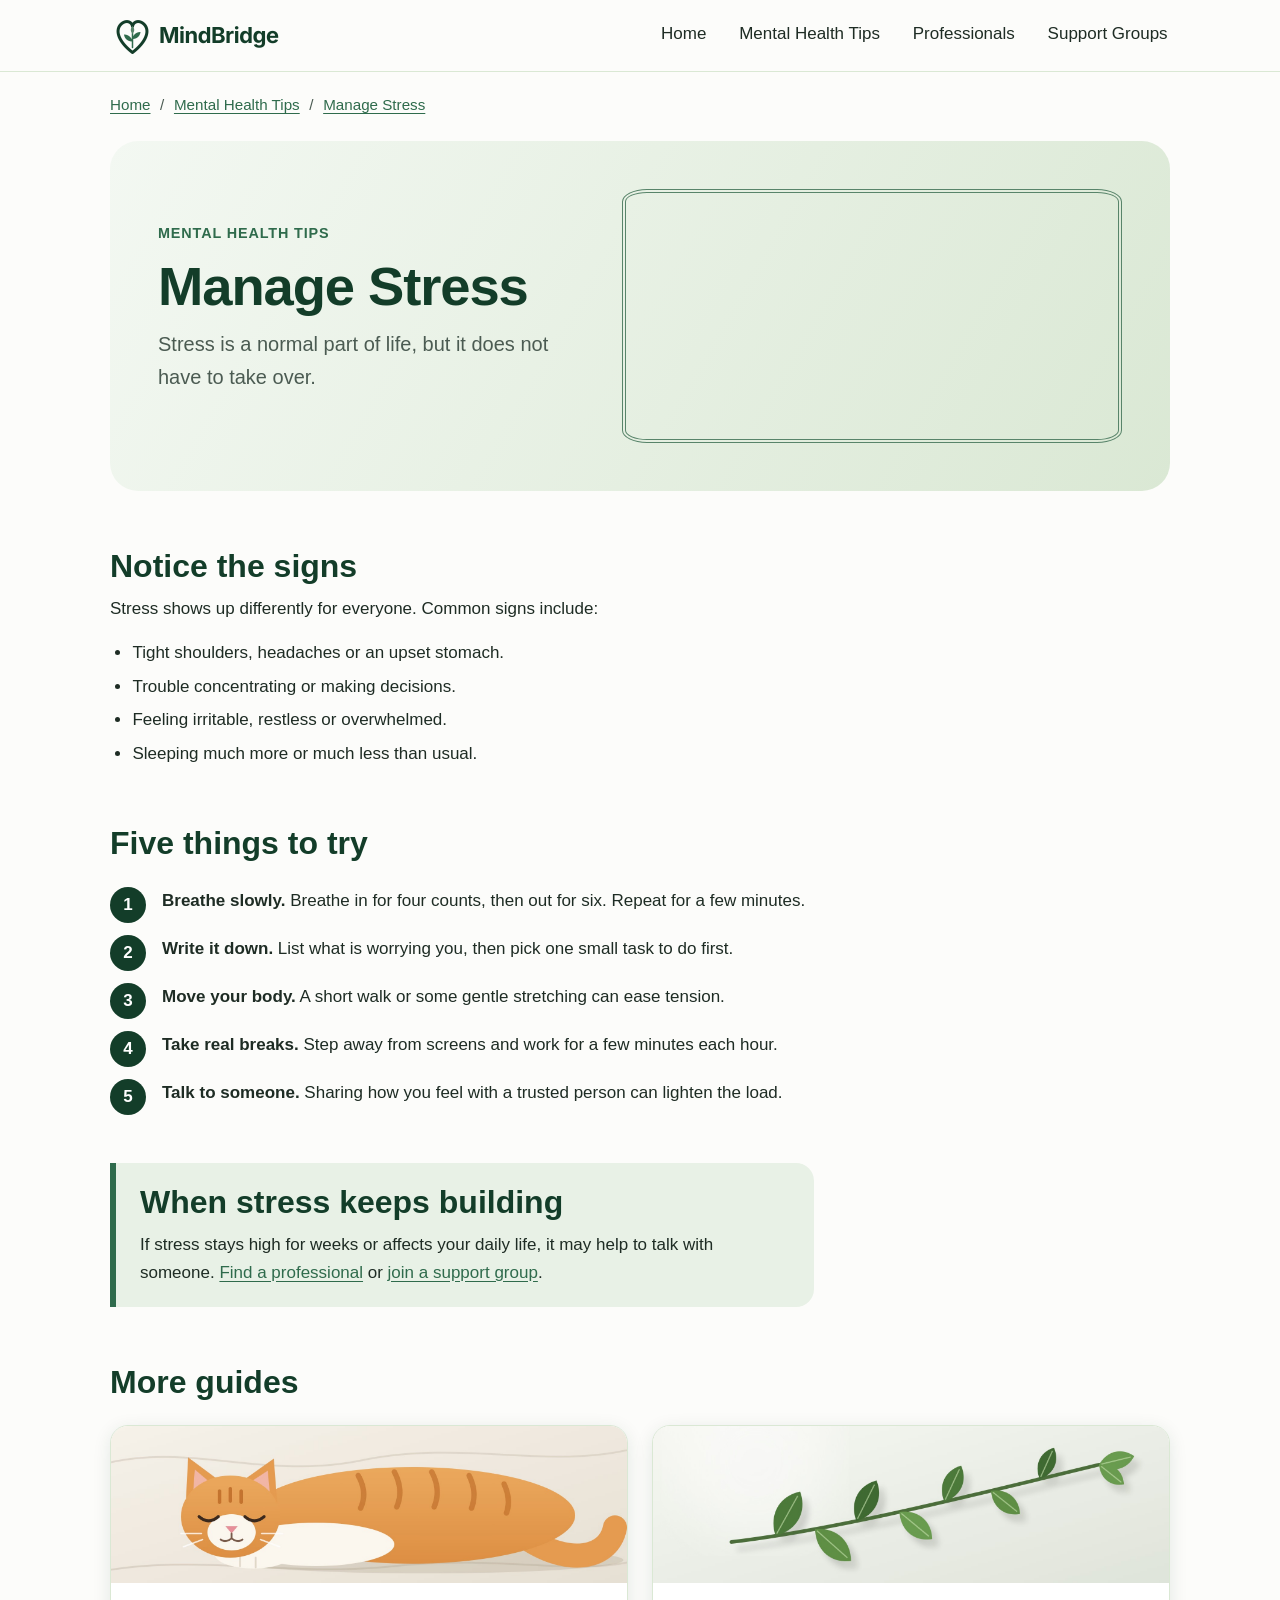
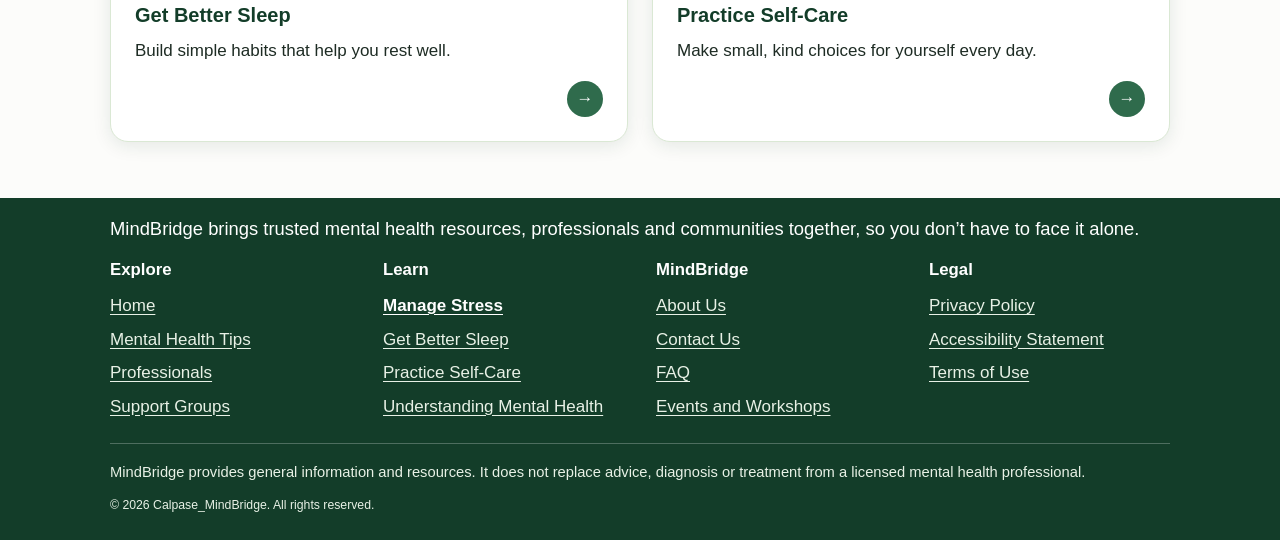
<file: manage-stress.html>
<!DOCTYPE html>
<html lang="en">
  <head>
    <meta charset="utf-8">
    <meta name="viewport" content="width=device-width, initial-scale=1">
    <meta name="description" content="Practical ways to notice stress and calm your body and mind.">
    <title>Manage Stress | MindBridge</title>
    <link rel="stylesheet" href="css/base.css">
    <link rel="stylesheet" href="css/layout.css">
    <link rel="stylesheet" href="css/components.css">
    <link rel="stylesheet" href="css/pages.css">
  </head>
  <body>
    <a class="skip-link" href="#main-content">Skip to main content</a>
    <header class="site-header">
      <div class="header-inner">
        <a class="brand" href="index.html"><img src="images/logo.png" alt="MindBridge home" width="185" height="45"></a>
        <nav class="main-nav" aria-label="Main navigation">
          <ul>
            <li><a href="index.html">Home</a></li>
            <li><a href="mental-health-tips.html">Mental Health Tips</a></li>
            <li><a href="professionals.html">Professionals</a></li>
            <li><a href="support-groups.html">Support Groups</a></li>
          </ul>
        </nav>
      </div>
    </header>
    <main id="main-content">
      <nav class="breadcrumb" aria-label="Breadcrumb">
        <ol>
          <li><a href="index.html">Home</a></li>
          <li><a href="mental-health-tips.html">Mental Health Tips</a></li>
          <li><a href="manage-stress.html" aria-current="page">Manage Stress</a></li>
        </ol>
      </nav>
      <section class="hero" aria-labelledby="stress-heading">
        <div>
          <p class="label">Mental Health Tips</p>
          <h1 id="stress-heading">Manage Stress</h1>
          <p class="lead">Stress is a normal part of life, but it does not have to take over.</p>
        </div>
        <video width="500px" class="video" autoplay muted loop playsinline aria-label="Mother calm through chaos by Artem Podrez">
          <source src="videos/managestress.mp4" type="video/mp4">
          Your browser does not support the video tag.
        </video> 
      </section>

      <section class="prose" aria-labelledby="signs-heading">
        <h2 id="signs-heading">Notice the signs</h2>
        <p>Stress shows up differently for everyone. Common signs include:</p>
        <ul>
          <li>Tight shoulders, headaches or an upset stomach.</li>
          <li>Trouble concentrating or making decisions.</li>
          <li>Feeling irritable, restless or overwhelmed.</li>
          <li>Sleeping much more or much less than usual.</li>
        </ul>
      </section>

      <section aria-labelledby="try-heading">
        <h2 id="try-heading">Five things to try</h2>
        <ol class="steps">
          <li><strong>Breathe slowly.</strong> Breathe in for four counts, then out for six. Repeat for a few minutes.</li>
          <li><strong>Write it down.</strong> List what is worrying you, then pick one small task to do first.</li>
          <li><strong>Move your body.</strong> A short walk or some gentle stretching can ease tension.</li>
          <li><strong>Take real breaks.</strong> Step away from screens and work for a few minutes each hour.</li>
          <li><strong>Talk to someone.</strong> Sharing how you feel with a trusted person can lighten the load.</li>
        </ol>
      </section>

      <section aria-labelledby="help-heading">
        <div class="note">
          <h2 id="help-heading">When stress keeps building</h2>
          <p>If stress stays high for weeks or affects your daily life, it may help to talk with someone. <a href="professionals.html">Find a professional</a> or <a href="support-groups.html">join a support group</a>.</p>
        </div>
      </section>

      <section aria-labelledby="more-heading">
        <h2 id="more-heading">More guides</h2>
        <ul class="card-grid">
          <li>
            <article class="card">
              <img src="images/cat.jpg" alt="A ginger cat sleeping" width="214" height="65">
              <div class="card-body">
                <h3><a href="better-sleep.html">Get Better Sleep</a></h3>
                <p>Build simple habits that help you rest well.</p>
                <span class="arrow" aria-hidden="true">&rarr;</span>
              </div>
            </article>
          </li>
          <li>
            <article class="card">
              <img src="images/plant.jpg" alt="A green plant" width="214" height="65">
              <div class="card-body">
                <h3><a href="self-care.html">Practice Self-Care</a></h3>
                <p>Make small, kind choices for yourself every day.</p>
                <span class="arrow" aria-hidden="true">&rarr;</span>
              </div>
            </article>
          </li>
        </ul>
      </section>
    </main>
    <footer class="site-footer">
      <div class="footer-inner">
        <p class="footer-intro">MindBridge brings trusted mental health resources, professionals and communities together, so you don&rsquo;t have to face it alone.</p>
        <nav aria-label="Footer navigation">
          <div class="footer-columns">
            <div>
              <h2>Explore</h2>
              <ul>
                <li><a href="index.html">Home</a></li>
                <li><a href="mental-health-tips.html">Mental Health Tips</a></li>
                <li><a href="professionals.html">Professionals</a></li>
                <li><a href="support-groups.html">Support Groups</a></li>
              </ul>
            </div>
            <div>
              <h2>Learn</h2>
              <ul>
                <li><a href="manage-stress.html" aria-current="page">Manage Stress</a></li>
                <li><a href="better-sleep.html">Get Better Sleep</a></li>
                <li><a href="self-care.html">Practice Self-Care</a></li>
                <li><a href="understanding-mental-health.html">Understanding Mental Health</a></li>
              </ul>
            </div>
            <div>
              <h2>MindBridge</h2>
              <ul>
                <li><a href="about.html">About Us</a></li>
                <li><a href="contact.html">Contact Us</a></li>
                <li><a href="faq.html">FAQ</a></li>
                <li><a href="events.html">Events and Workshops</a></li>
              </ul>
            </div>
            <div>
              <h2>Legal</h2>
              <ul>
                <li><a href="privacy-policy.html">Privacy Policy</a></li>
                <li><a href="accessibility.html">Accessibility Statement</a></li>
                <li><a href="terms.html">Terms of Use</a></li>
              </ul>
            </div>
          </div>
        </nav>
        <div class="footer-note">
          <p>MindBridge provides general information and resources. It does not replace advice, diagnosis or treatment from a licensed mental health professional.</p>
          <p><small>&copy; 2026 Calpase_MindBridge. All rights reserved.</small></p>
        </div>
      </div>
    </footer>
  </body>
</html>
</file>
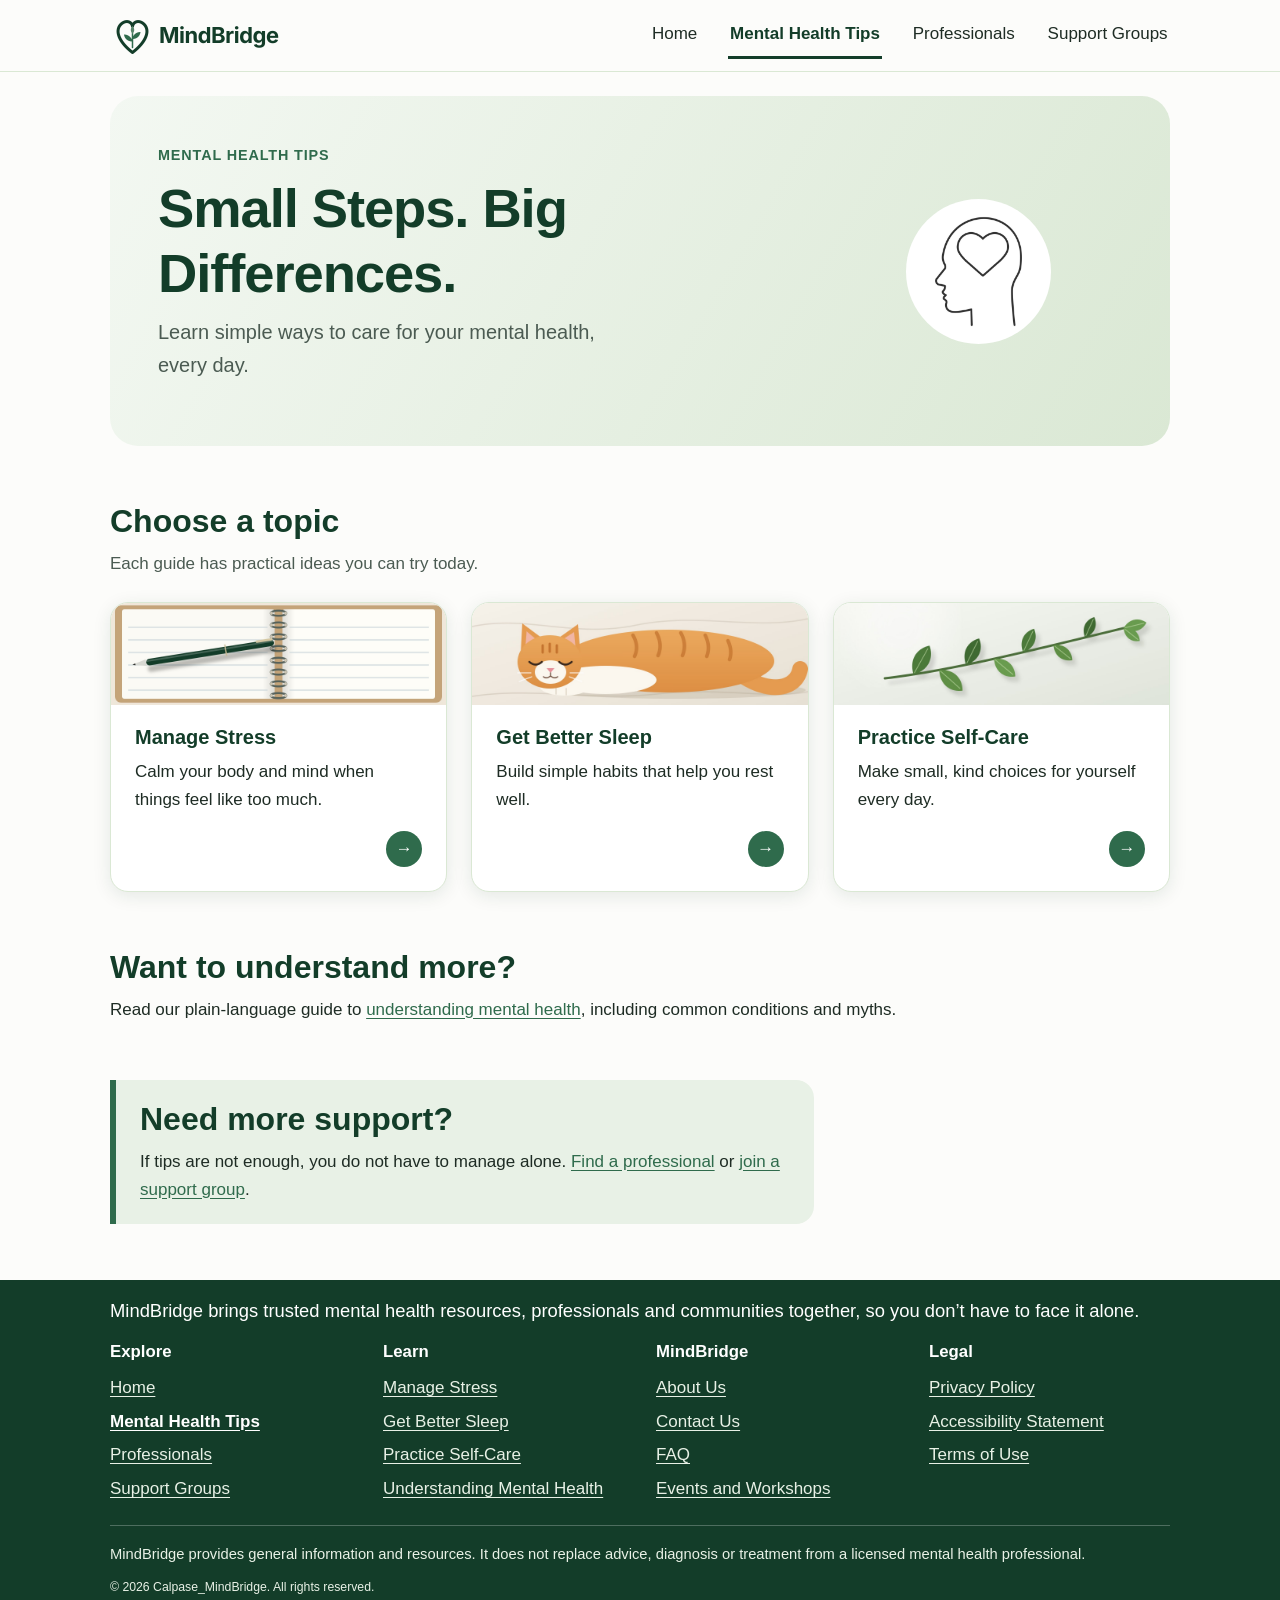
<file: mental-health-tips.html>
<!DOCTYPE html>
<html lang="en">
  <head>
    <meta charset="utf-8">
    <meta name="viewport" content="width=device-width, initial-scale=1">
    <meta name="description" content="Simple, everyday ways to manage stress, sleep better and practice self-care.">
    <title>Mental Health Tips | MindBridge</title>
    <link rel="stylesheet" href="css/base.css">
    <link rel="stylesheet" href="css/layout.css">
    <link rel="stylesheet" href="css/components.css">
    <link rel="stylesheet" href="css/pages.css">
  </head>
  <body>
    <a class="skip-link" href="#main-content">Skip to main content</a>
    <header class="site-header">
      <div class="header-inner">
        <a class="brand" href="index.html"><img src="images/logo.png" alt="MindBridge home" width="185" height="45"></a>
        <nav class="main-nav" aria-label="Main navigation">
          <ul>
            <li><a href="index.html">Home</a></li>
            <li><a href="mental-health-tips.html" aria-current="page">Mental Health Tips</a></li>
            <li><a href="professionals.html">Professionals</a></li>
            <li><a href="support-groups.html">Support Groups</a></li>
          </ul>
        </nav>
      </div>
    </header>
    <main id="main-content">
      <section class="hero" aria-labelledby="tips-heading">
        <div>
          <p class="label">Mental Health Tips</p>
          <h1 id="tips-heading">Small Steps. Big Differences.</h1>
          <p class="lead">Learn simple ways to care for your mental health, every day.</p>
        </div>
        <img class="hero-icon" src="images/head.jpg" alt="Line drawing of a head in profile with a heart inside" width="145" height="145" style="margin-left: 250px;">
      </section>

      <section aria-labelledby="topics-heading">
        <h2 id="topics-heading">Choose a topic</h2>
        <p class="intro">Each guide has practical ideas you can try today.</p>
        <ul class="card-grid">
          <li>
            <article class="card">
              <img src="images/notebook.jpg" alt="A pen resting on an open spiral notebook" width="214" height="65">
              <div class="card-body">
                <h3><a href="manage-stress.html">Manage Stress</a></h3>
                <p>Calm your body and mind when things feel like too much.</p>
                <span class="arrow" aria-hidden="true">&rarr;</span>
              </div>
            </article>
          </li>
          <li>
            <article class="card">
              <img src="images/cat.jpg" alt="A ginger cat sleeping" width="214" height="65">
              <div class="card-body">
                <h3><a href="better-sleep.html">Get Better Sleep</a></h3>
                <p>Build simple habits that help you rest well.</p>
                <span class="arrow" aria-hidden="true">&rarr;</span>
              </div>
            </article>
          </li>
          <li>
            <article class="card">
              <img src="images/plant.jpg" alt="A green plant" width="214" height="65">
              <div class="card-body">
                <h3><a href="self-care.html">Practice Self-Care</a></h3>
                <p>Make small, kind choices for yourself every day.</p>
                <span class="arrow" aria-hidden="true">&rarr;</span>
              </div>
            </article>
          </li>
        </ul>
      </section>

      <section aria-labelledby="learn-heading">
        <h2 id="learn-heading">Want to understand more?</h2>
        <p>Read our plain-language guide to <a href="understanding-mental-health.html">understanding mental health</a>, including common conditions and myths.</p>
      </section>

      <section aria-labelledby="next-heading">
        <div class="note">
          <h2 id="next-heading">Need more support?</h2>
          <p>If tips are not enough, you do not have to manage alone. <a href="professionals.html">Find a professional</a> or <a href="support-groups.html">join a support group</a>.</p>
        </div>
      </section>
    </main>
    <footer class="site-footer">
      <div class="footer-inner">
        <p class="footer-intro">MindBridge brings trusted mental health resources, professionals and communities together, so you don&rsquo;t have to face it alone.</p>
        <nav aria-label="Footer navigation">
          <div class="footer-columns">
            <div>
              <h2>Explore</h2>
              <ul>
                <li><a href="index.html">Home</a></li>
                <li><a href="mental-health-tips.html" aria-current="page">Mental Health Tips</a></li>
                <li><a href="professionals.html">Professionals</a></li>
                <li><a href="support-groups.html">Support Groups</a></li>
              </ul>
            </div>
            <div>
              <h2>Learn</h2>
              <ul>
                <li><a href="manage-stress.html">Manage Stress</a></li>
                <li><a href="better-sleep.html">Get Better Sleep</a></li>
                <li><a href="self-care.html">Practice Self-Care</a></li>
                <li><a href="understanding-mental-health.html">Understanding Mental Health</a></li>
              </ul>
            </div>
            <div>
              <h2>MindBridge</h2>
              <ul>
                <li><a href="about.html">About Us</a></li>
                <li><a href="contact.html">Contact Us</a></li>
                <li><a href="faq.html">FAQ</a></li>
                <li><a href="events.html">Events and Workshops</a></li>
              </ul>
            </div>
            <div>
              <h2>Legal</h2>
              <ul>
                <li><a href="privacy-policy.html">Privacy Policy</a></li>
                <li><a href="accessibility.html">Accessibility Statement</a></li>
                <li><a href="terms.html">Terms of Use</a></li>
              </ul>
            </div>
          </div>
        </nav>
        <div class="footer-note">
          <p>MindBridge provides general information and resources. It does not replace advice, diagnosis or treatment from a licensed mental health professional.</p>
          <p><small>&copy; 2026 Calpase_MindBridge. All rights reserved.</small></p>
        </div>
      </div>
    </footer>
  </body>
</html>
</file>
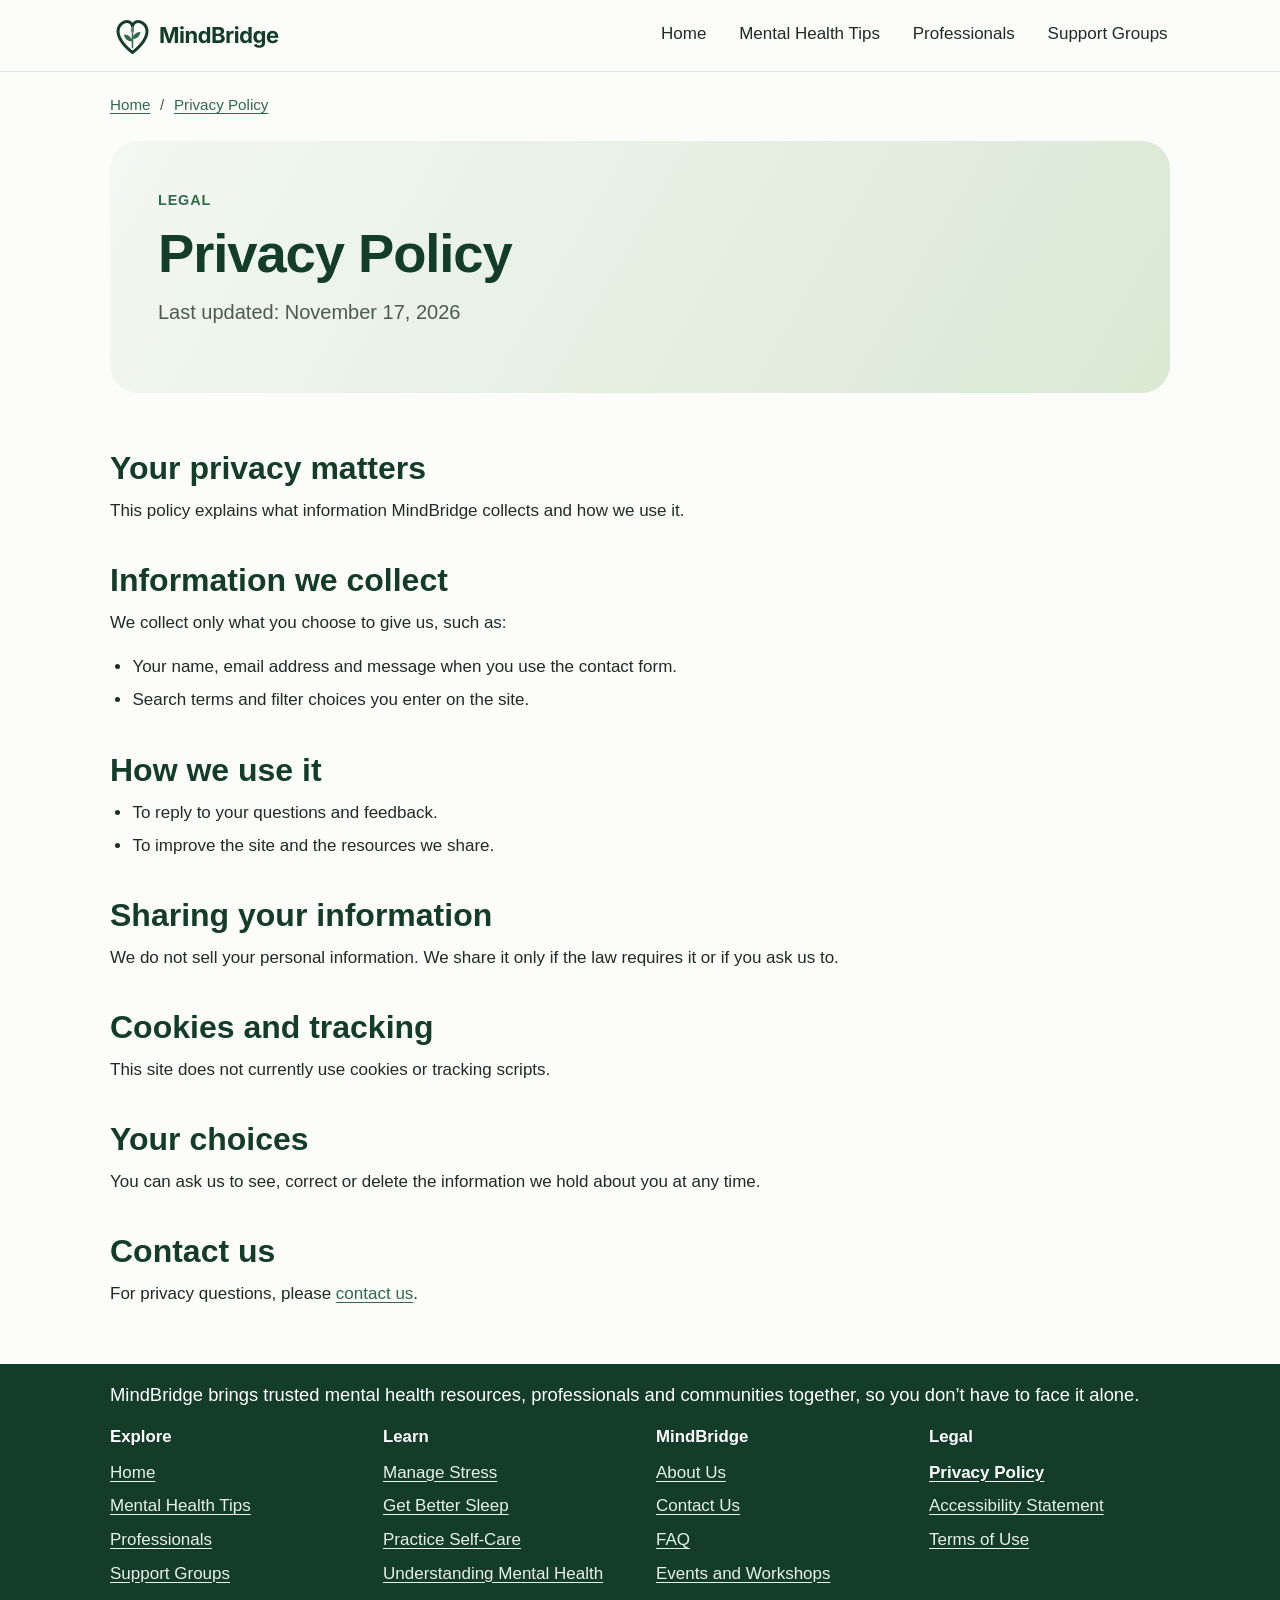
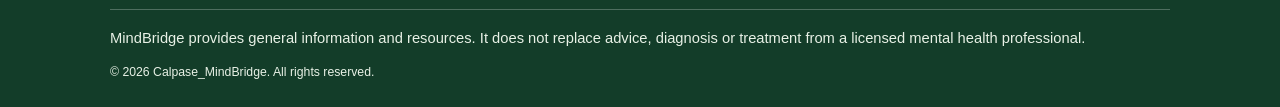
<file: privacy-policy.html>
<!DOCTYPE html>
<html lang="en">
  <head>
    <meta charset="utf-8">
    <meta name="viewport" content="width=device-width, initial-scale=1">
    <meta name="description" content="How MindBridge collects, uses and protects your information.">
    <title>Privacy Policy | MindBridge</title>
    <link rel="stylesheet" href="css/base.css">
    <link rel="stylesheet" href="css/layout.css">
    <link rel="stylesheet" href="css/components.css">
    <link rel="stylesheet" href="css/pages.css">
  </head>
  <body>
    <a class="skip-link" href="#main-content">Skip to main content</a>
    <header class="site-header">
      <div class="header-inner">
        <a class="brand" href="index.html"><img src="images/logo.png" alt="MindBridge home" width="185" height="45"></a>
        <nav class="main-nav" aria-label="Main navigation">
          <ul>
            <li><a href="index.html">Home</a></li>
            <li><a href="mental-health-tips.html">Mental Health Tips</a></li>
            <li><a href="professionals.html">Professionals</a></li>
            <li><a href="support-groups.html">Support Groups</a></li>
          </ul>
        </nav>
      </div>
    </header>
    <main id="main-content">
      <nav class="breadcrumb" aria-label="Breadcrumb">
        <ol>
          <li><a href="index.html">Home</a></li>
          <li><a href="privacy-policy.html" aria-current="page">Privacy Policy</a></li>
        </ol>
      </nav>
      <section class="hero hero-simple" aria-labelledby="privacy-heading">
        <div>
          <p class="label">Legal</p>
          <h1 id="privacy-heading">Privacy Policy</h1>
          <p class="lead">Last updated: November 17, 2026</p>
        </div>
      </section>

      <section class="prose" aria-labelledby="privacy-body-heading">
        <h2 id="privacy-body-heading">Your privacy matters</h2>
        <p>This policy explains what information MindBridge collects and how we use it.</p>

        <h2>Information we collect</h2>
        <p>We collect only what you choose to give us, such as:</p>
        <ul>
          <li>Your name, email address and message when you use the contact form.</li>
          <li>Search terms and filter choices you enter on the site.</li>
        </ul>

        <h2>How we use it</h2>
        <ul>
          <li>To reply to your questions and feedback.</li>
          <li>To improve the site and the resources we share.</li>
        </ul>

        <h2>Sharing your information</h2>
        <p>We do not sell your personal information. We share it only if the law requires it or if you ask us to.</p>

        <h2>Cookies and tracking</h2>
        <p>This site does not currently use cookies or tracking scripts.</p>

        <h2>Your choices</h2>
        <p>You can ask us to see, correct or delete the information we hold about you at any time.</p>

        <h2>Contact us</h2>
        <p>For privacy questions, please <a href="contact.html">contact us</a>.</p>
      </section>
    </main>
    <footer class="site-footer">
      <div class="footer-inner">
        <p class="footer-intro">MindBridge brings trusted mental health resources, professionals and communities together, so you don&rsquo;t have to face it alone.</p>
        <nav aria-label="Footer navigation">
          <div class="footer-columns">
            <div>
              <h2>Explore</h2>
              <ul>
                <li><a href="index.html">Home</a></li>
                <li><a href="mental-health-tips.html">Mental Health Tips</a></li>
                <li><a href="professionals.html">Professionals</a></li>
                <li><a href="support-groups.html">Support Groups</a></li>
              </ul>
            </div>
            <div>
              <h2>Learn</h2>
              <ul>
                <li><a href="manage-stress.html">Manage Stress</a></li>
                <li><a href="better-sleep.html">Get Better Sleep</a></li>
                <li><a href="self-care.html">Practice Self-Care</a></li>
                <li><a href="understanding-mental-health.html">Understanding Mental Health</a></li>
              </ul>
            </div>
            <div>
              <h2>MindBridge</h2>
              <ul>
                <li><a href="about.html">About Us</a></li>
                <li><a href="contact.html">Contact Us</a></li>
                <li><a href="faq.html">FAQ</a></li>
                <li><a href="events.html">Events and Workshops</a></li>
              </ul>
            </div>
            <div>
              <h2>Legal</h2>
              <ul>
                <li><a href="privacy-policy.html" aria-current="page">Privacy Policy</a></li>
                <li><a href="accessibility.html">Accessibility Statement</a></li>
                <li><a href="terms.html">Terms of Use</a></li>
              </ul>
            </div>
          </div>
        </nav>
        <div class="footer-note">
          <p>MindBridge provides general information and resources. It does not replace advice, diagnosis or treatment from a licensed mental health professional.</p>
          <p><small>&copy; 2026 Calpase_MindBridge. All rights reserved.</small></p>
        </div>
      </div>
    </footer>
  </body>
</html>
</file>
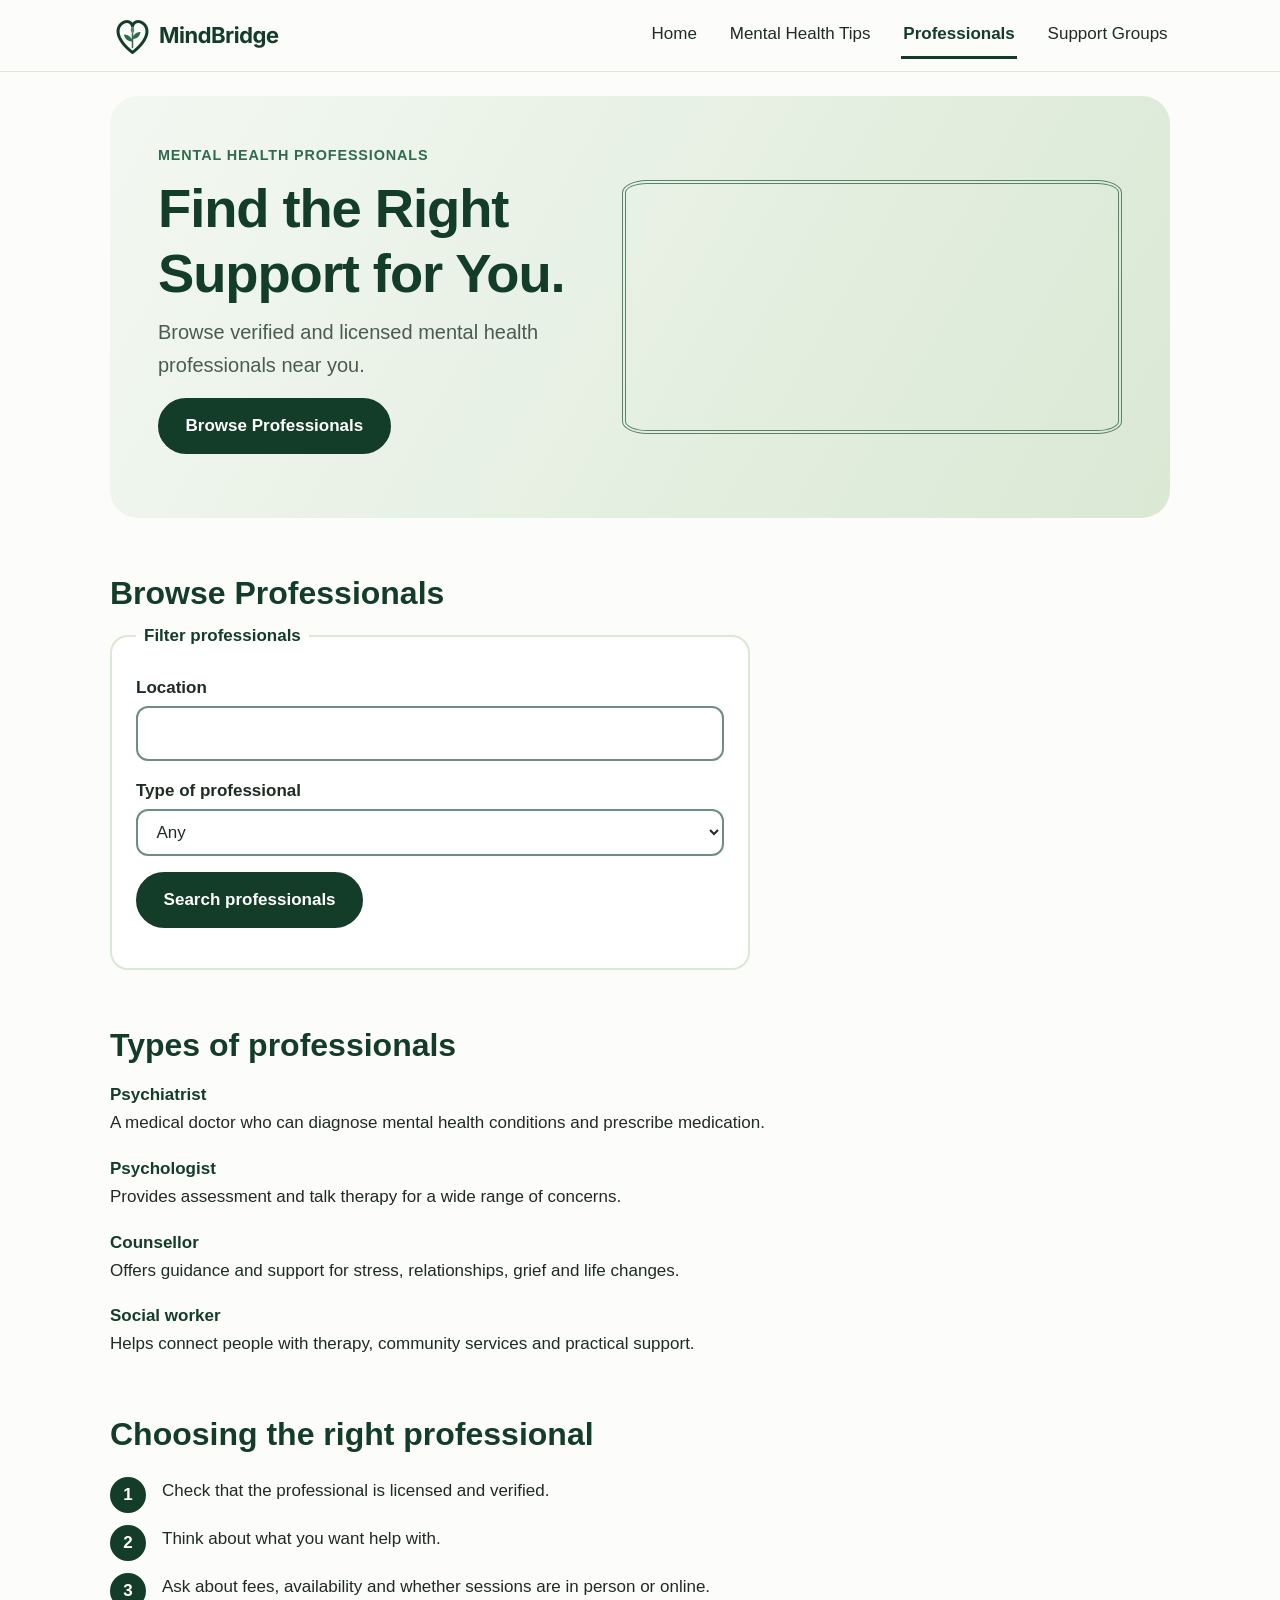
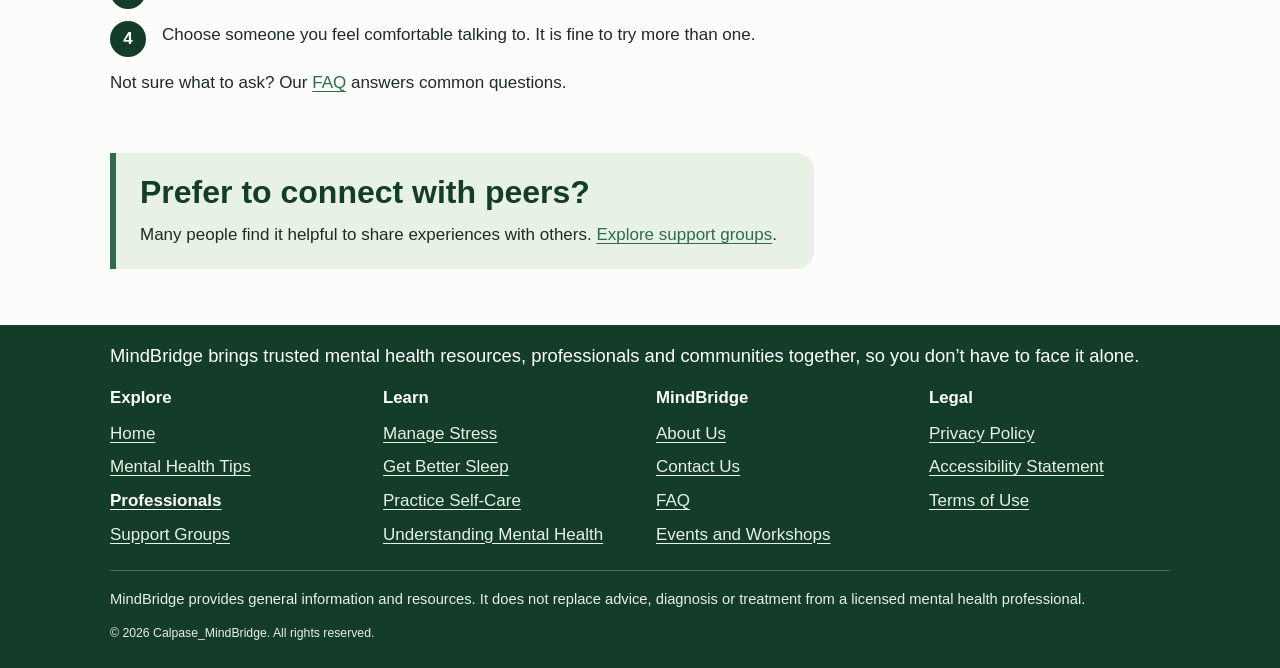
<file: professionals.html>
<!DOCTYPE html>
<html lang="en">
  <head>
    <meta charset="utf-8">
    <meta name="viewport" content="width=device-width, initial-scale=1">
    <meta name="description" content="Browse verified and licensed mental health professionals near you.">
    <title>Professionals | MindBridge</title>
    <link rel="stylesheet" href="css/base.css">
    <link rel="stylesheet" href="css/layout.css">
    <link rel="stylesheet" href="css/components.css">
    <link rel="stylesheet" href="css/pages.css">
  </head>
  <body>
    <a class="skip-link" href="#main-content">Skip to main content</a>
    <header class="site-header">
      <div class="header-inner">
        <a class="brand" href="index.html"><img src="images/logo.png" alt="MindBridge home" width="185" height="45"></a>
        <nav class="main-nav" aria-label="Main navigation">
          <ul>
            <li><a href="index.html">Home</a></li>
            <li><a href="mental-health-tips.html">Mental Health Tips</a></li>
            <li><a href="professionals.html" aria-current="page">Professionals</a></li>
            <li><a href="support-groups.html">Support Groups</a></li>
          </ul>
        </nav>
      </div>
    </header>
    <main id="main-content">
      <section class="hero" aria-labelledby="pro-heading">
        <div>
          <p class="label">Mental Health Professionals</p>
          <h1 id="pro-heading">Find the Right Support for You.</h1>
          <p class="lead">Browse verified and licensed mental health professionals near you.</p>
          <p><a class="button" href="#browse-professionals">Browse Professionals</a></p>
        </div>
        <video width="500px" class="video" autoplay muted loop playsinline aria-label="therapist consultation by SHVETS production">
          <source src="videos/consultation.mp4" type="video/mp4">
          Your browser does not support the video tag.
        </video>
      </section>

      <section id="browse-professionals" aria-labelledby="browse-heading">
        <h2 id="browse-heading">Browse Professionals</h2>
        <form action="professionals.html" method="get">
          <fieldset>
            <legend>Filter professionals</legend>
            <p>
              <label for="pro-location">Location</label>
              <input type="text" id="pro-location" name="location" autocomplete="address-level2">
            </p>
            <p>
              <label for="pro-type">Type of professional</label>
              <select id="pro-type" name="type">
                <option value="">Any</option>
                <option value="psychiatrist">Psychiatrist</option>
                <option value="psychologist">Psychologist</option>
                <option value="counsellor">Counsellor</option>
                <option value="social-worker">Social worker</option>
              </select>
            </p>
            <p><button type="submit">Search professionals</button></p>
          </fieldset>
        </form>
      </section>

      <section aria-labelledby="types-heading">
        <h2 id="types-heading">Types of professionals</h2>
        <dl>
          <dt>Psychiatrist</dt>
          <dd>A medical doctor who can diagnose mental health conditions and prescribe medication.</dd>
          <dt>Psychologist</dt>
          <dd>Provides assessment and talk therapy for a wide range of concerns.</dd>
          <dt>Counsellor</dt>
          <dd>Offers guidance and support for stress, relationships, grief and life changes.</dd>
          <dt>Social worker</dt>
          <dd>Helps connect people with therapy, community services and practical support.</dd>
        </dl>
      </section>

      <section aria-labelledby="choose-heading">
        <h2 id="choose-heading">Choosing the right professional</h2>
        <ol class="steps">
          <li>Check that the professional is licensed and verified.</li>
          <li>Think about what you want help with.</li>
          <li>Ask about fees, availability and whether sessions are in person or online.</li>
          <li>Choose someone you feel comfortable talking to. It is fine to try more than one.</li>
        </ol>
        <p>Not sure what to ask? Our <a href="faq.html">FAQ</a> answers common questions.</p>
      </section>

      <section aria-labelledby="pro-next-heading">
        <div class="note">
          <h2 id="pro-next-heading">Prefer to connect with peers?</h2>
          <p>Many people find it helpful to share experiences with others. <a href="support-groups.html">Explore support groups</a>.</p>
        </div>
      </section>
    </main>
    <footer class="site-footer">
      <div class="footer-inner">
        <p class="footer-intro">MindBridge brings trusted mental health resources, professionals and communities together, so you don&rsquo;t have to face it alone.</p>
        <nav aria-label="Footer navigation">
          <div class="footer-columns">
            <div>
              <h2>Explore</h2>
              <ul>
                <li><a href="index.html">Home</a></li>
                <li><a href="mental-health-tips.html">Mental Health Tips</a></li>
                <li><a href="professionals.html" aria-current="page">Professionals</a></li>
                <li><a href="support-groups.html">Support Groups</a></li>
              </ul>
            </div>
            <div>
              <h2>Learn</h2>
              <ul>
                <li><a href="manage-stress.html">Manage Stress</a></li>
                <li><a href="better-sleep.html">Get Better Sleep</a></li>
                <li><a href="self-care.html">Practice Self-Care</a></li>
                <li><a href="understanding-mental-health.html">Understanding Mental Health</a></li>
              </ul>
            </div>
            <div>
              <h2>MindBridge</h2>
              <ul>
                <li><a href="about.html">About Us</a></li>
                <li><a href="contact.html">Contact Us</a></li>
                <li><a href="faq.html">FAQ</a></li>
                <li><a href="events.html">Events and Workshops</a></li>
              </ul>
            </div>
            <div>
              <h2>Legal</h2>
              <ul>
                <li><a href="privacy-policy.html">Privacy Policy</a></li>
                <li><a href="accessibility.html">Accessibility Statement</a></li>
                <li><a href="terms.html">Terms of Use</a></li>
              </ul>
            </div>
          </div>
        </nav>
        <div class="footer-note">
          <p>MindBridge provides general information and resources. It does not replace advice, diagnosis or treatment from a licensed mental health professional.</p>
          <p><small>&copy; 2026 Calpase_MindBridge. All rights reserved.</small></p>
        </div>
      </div>
    </footer>
  </body>
</html>
</file>
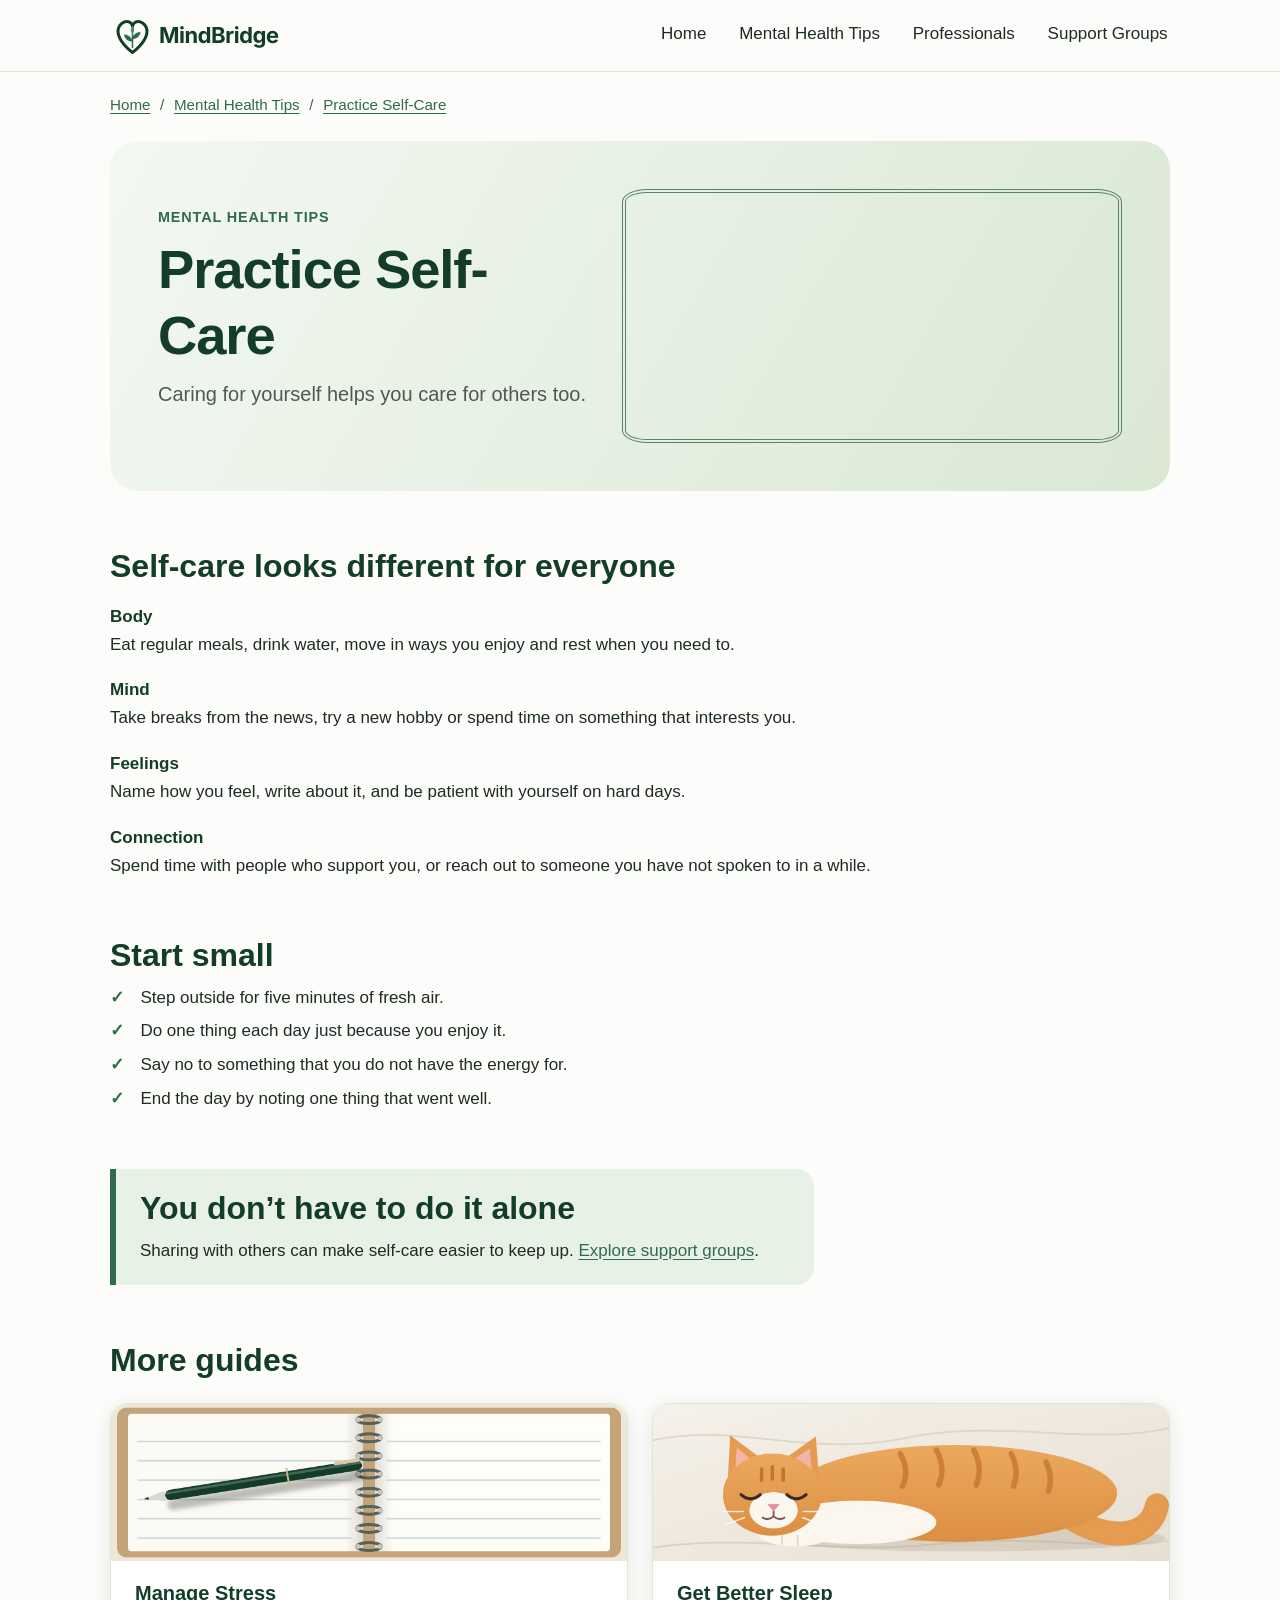
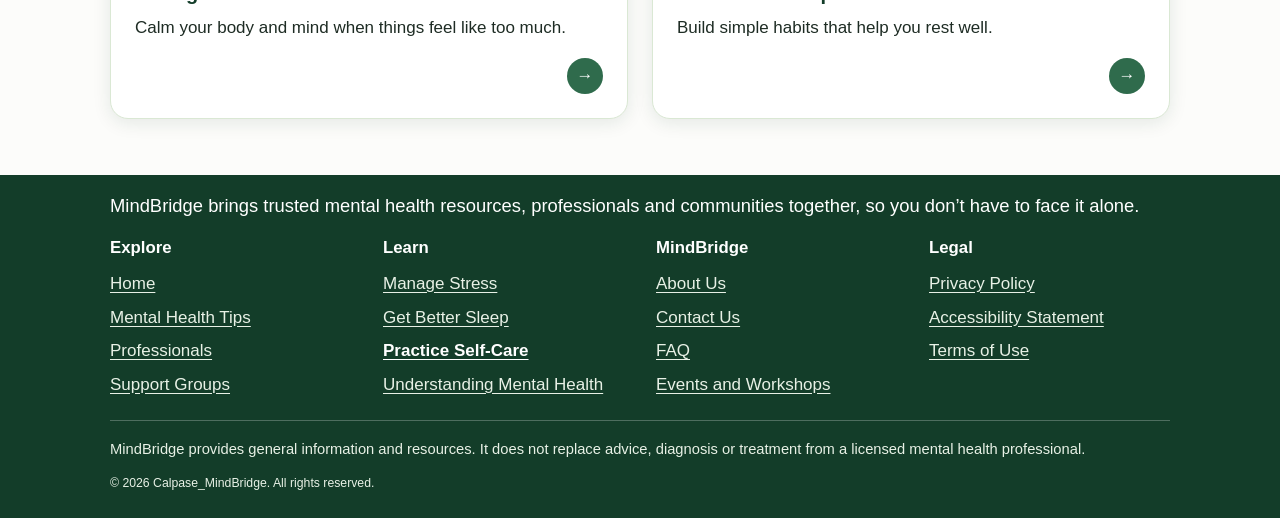
<file: self-care.html>
<!DOCTYPE html>
<html lang="en">
  <head>
    <meta charset="utf-8">
    <meta name="viewport" content="width=device-width, initial-scale=1">
    <meta name="description" content="Small, kind everyday choices that support your wellbeing.">
    <title>Practice Self-Care | MindBridge</title>
    <link rel="stylesheet" href="css/base.css">
    <link rel="stylesheet" href="css/layout.css">
    <link rel="stylesheet" href="css/components.css">
    <link rel="stylesheet" href="css/pages.css">
  </head>
  <body>
    <a class="skip-link" href="#main-content">Skip to main content</a>
    <header class="site-header">
      <div class="header-inner">
        <a class="brand" href="index.html"><img src="images/logo.png" alt="MindBridge home" width="185" height="45"></a>
        <nav class="main-nav" aria-label="Main navigation">
          <ul>
            <li><a href="index.html">Home</a></li>
            <li><a href="mental-health-tips.html">Mental Health Tips</a></li>
            <li><a href="professionals.html">Professionals</a></li>
            <li><a href="support-groups.html">Support Groups</a></li>
          </ul>
        </nav>
      </div>
    </header>
    <main id="main-content">
      <nav class="breadcrumb" aria-label="Breadcrumb">
        <ol>
          <li><a href="index.html">Home</a></li>
          <li><a href="mental-health-tips.html">Mental Health Tips</a></li>
          <li><a href="self-care.html" aria-current="page">Practice Self-Care</a></li>
        </ol>
      </nav>
      <section class="hero" aria-labelledby="care-heading">
        <div>
          <p class="label">Mental Health Tips</p>
          <h1 id="care-heading">Practice Self-Care</h1>
          <p class="lead">Caring for yourself helps you care for others too.</p>
        </div>
        <video width="500px" class="video" autoplay muted loop playsinline aria-label="Man reading book surrounded by nature by Khanh Hoang Minh 2">
          <source src="videos/selfcare.mp4" type="video/mp4">
          Your browser does not support the video tag.
        </video>     
      </section>

      <section aria-labelledby="kinds-heading">
        <h2 id="kinds-heading">Self-care looks different for everyone</h2>
        <dl>
          <dt>Body</dt>
          <dd>Eat regular meals, drink water, move in ways you enjoy and rest when you need to.</dd>
          <dt>Mind</dt>
          <dd>Take breaks from the news, try a new hobby or spend time on something that interests you.</dd>
          <dt>Feelings</dt>
          <dd>Name how you feel, write about it, and be patient with yourself on hard days.</dd>
          <dt>Connection</dt>
          <dd>Spend time with people who support you, or reach out to someone you have not spoken to in a while.</dd>
        </dl>
      </section>

      <section aria-labelledby="start-heading">
        <h2 id="start-heading">Start small</h2>
        <ul class="tick-list">
          <li>Step outside for five minutes of fresh air.</li>
          <li>Do one thing each day just because you enjoy it.</li>
          <li>Say no to something that you do not have the energy for.</li>
          <li>End the day by noting one thing that went well.</li>
        </ul>
      </section>

      <section aria-labelledby="share-heading">
        <div class="note">
          <h2 id="share-heading">You don&rsquo;t have to do it alone</h2>
          <p>Sharing with others can make self-care easier to keep up. <a href="support-groups.html">Explore support groups</a>.</p>
        </div>
      </section>

      <section aria-labelledby="more-heading">
        <h2 id="more-heading">More guides</h2>
        <ul class="card-grid">
          <li>
            <article class="card">
              <img src="images/notebook.jpg" alt="A pen resting on an open spiral notebook" width="214" height="65">
              <div class="card-body">
                <h3><a href="manage-stress.html">Manage Stress</a></h3>
                <p>Calm your body and mind when things feel like too much.</p>
                <span class="arrow" aria-hidden="true">&rarr;</span>
              </div>
            </article>
          </li>
          <li>
            <article class="card">
              <img src="images/cat.jpg" alt="A ginger cat sleeping" width="214" height="65">
              <div class="card-body">
                <h3><a href="better-sleep.html">Get Better Sleep</a></h3>
                <p>Build simple habits that help you rest well.</p>
                <span class="arrow" aria-hidden="true">&rarr;</span>
              </div>
            </article>
          </li>
        </ul>
      </section>
    </main>
    <footer class="site-footer">
      <div class="footer-inner">
        <p class="footer-intro">MindBridge brings trusted mental health resources, professionals and communities together, so you don&rsquo;t have to face it alone.</p>
        <nav aria-label="Footer navigation">
          <div class="footer-columns">
            <div>
              <h2>Explore</h2>
              <ul>
                <li><a href="index.html">Home</a></li>
                <li><a href="mental-health-tips.html">Mental Health Tips</a></li>
                <li><a href="professionals.html">Professionals</a></li>
                <li><a href="support-groups.html">Support Groups</a></li>
              </ul>
            </div>
            <div>
              <h2>Learn</h2>
              <ul>
                <li><a href="manage-stress.html">Manage Stress</a></li>
                <li><a href="better-sleep.html">Get Better Sleep</a></li>
                <li><a href="self-care.html" aria-current="page">Practice Self-Care</a></li>
                <li><a href="understanding-mental-health.html">Understanding Mental Health</a></li>
              </ul>
            </div>
            <div>
              <h2>MindBridge</h2>
              <ul>
                <li><a href="about.html">About Us</a></li>
                <li><a href="contact.html">Contact Us</a></li>
                <li><a href="faq.html">FAQ</a></li>
                <li><a href="events.html">Events and Workshops</a></li>
              </ul>
            </div>
            <div>
              <h2>Legal</h2>
              <ul>
                <li><a href="privacy-policy.html">Privacy Policy</a></li>
                <li><a href="accessibility.html">Accessibility Statement</a></li>
                <li><a href="terms.html">Terms of Use</a></li>
              </ul>
            </div>
          </div>
        </nav>
        <div class="footer-note">
          <p>MindBridge provides general information and resources. It does not replace advice, diagnosis or treatment from a licensed mental health professional.</p>
          <p><small>&copy; 2026 Calpase_MindBridge. All rights reserved.</small></p>
        </div>
      </div>
    </footer>
  </body>
</html>
</file>
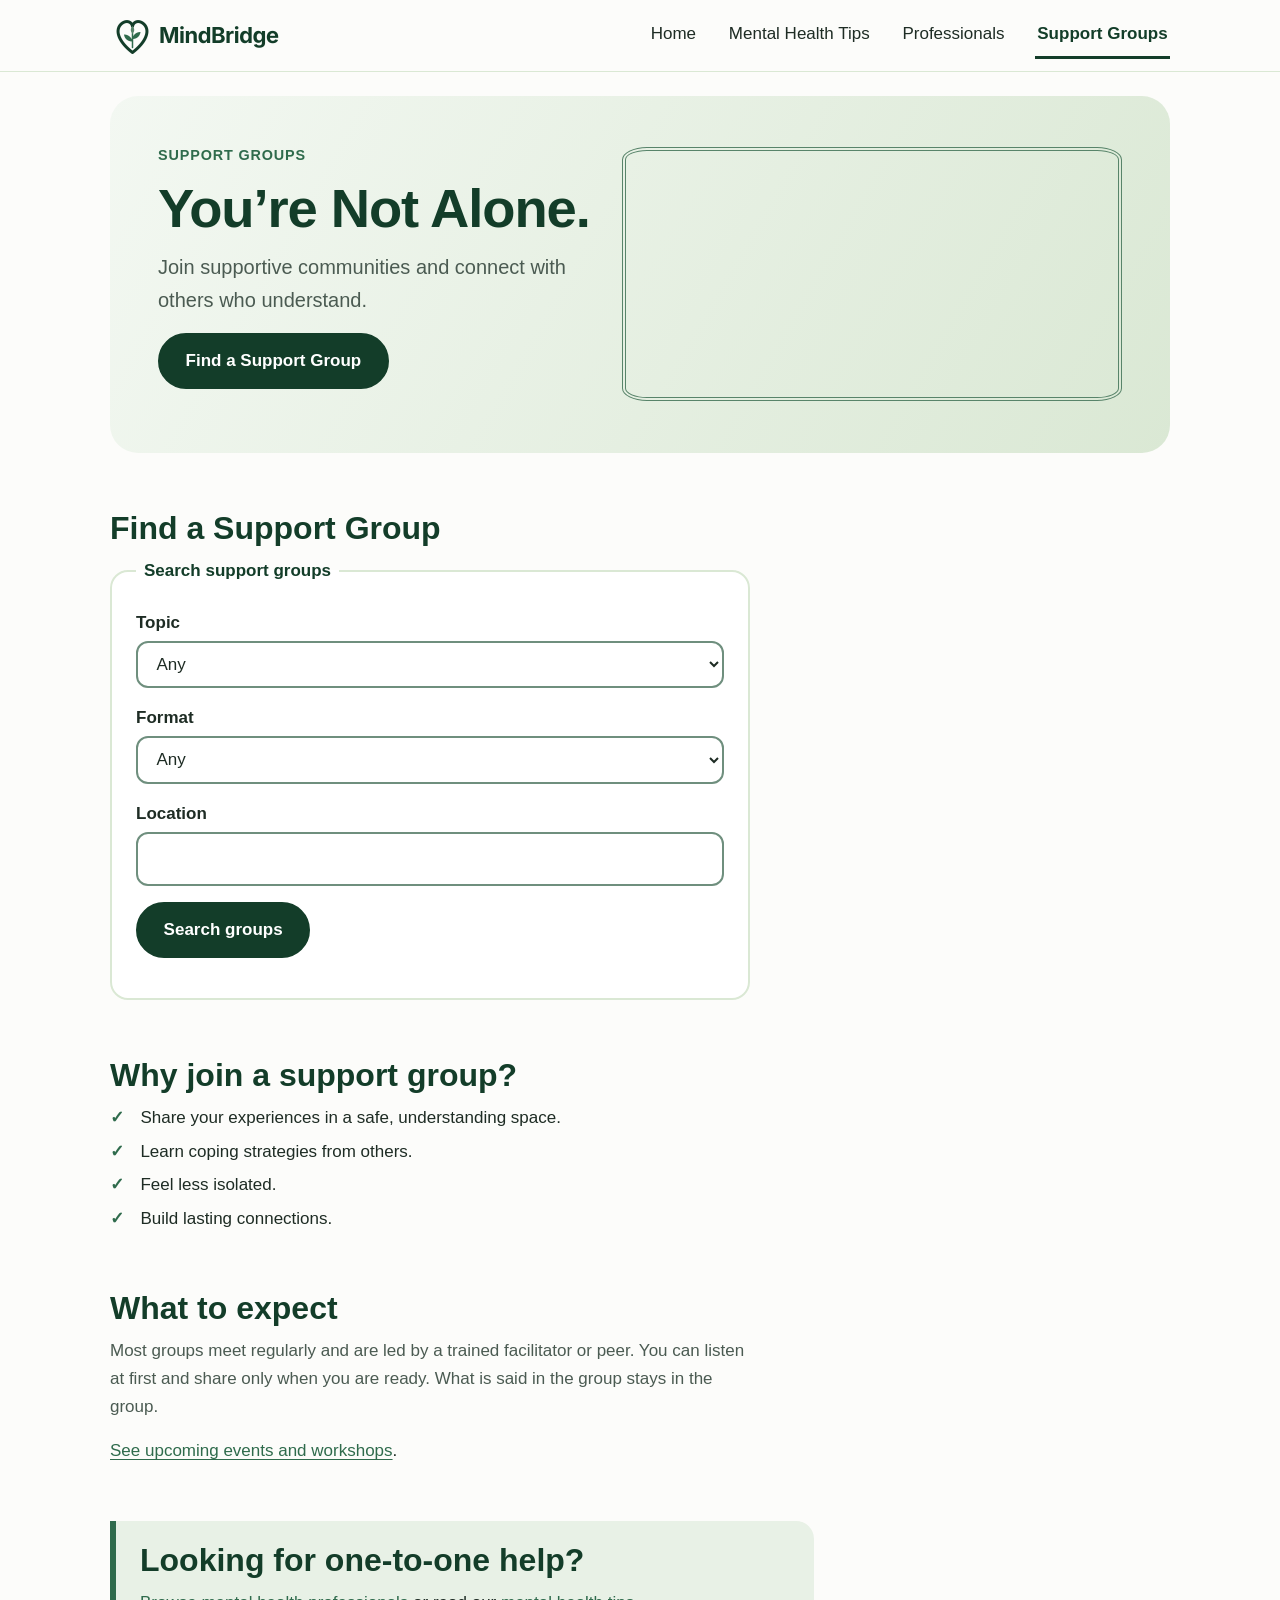
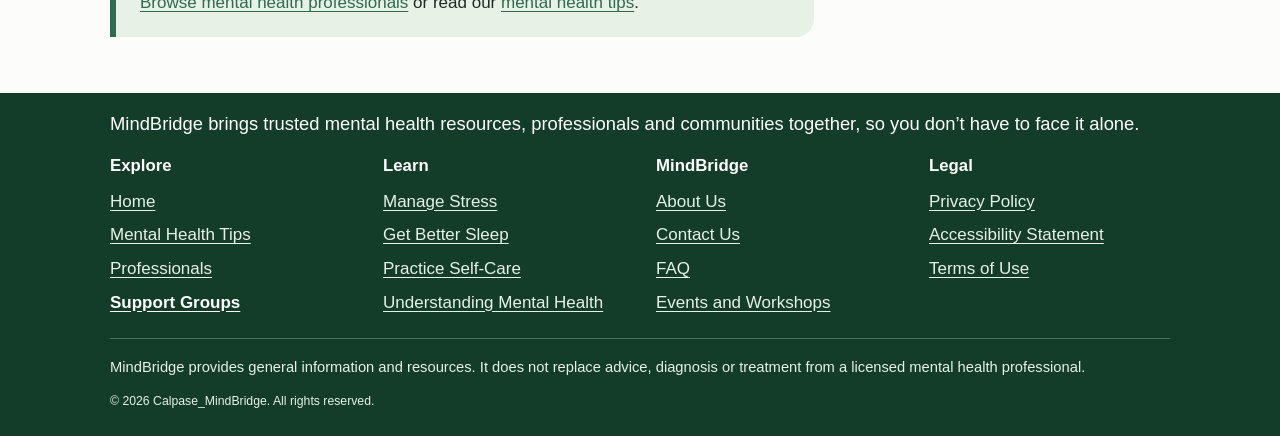
<file: support-groups.html>
<!DOCTYPE html>
<html lang="en">
  <head>
    <meta charset="utf-8">
    <meta name="viewport" content="width=device-width, initial-scale=1">
    <meta name="description" content="Join supportive communities and connect with others who understand.">
    <title>Support Groups | MindBridge</title>
    <link rel="stylesheet" href="css/base.css">
    <link rel="stylesheet" href="css/layout.css">
    <link rel="stylesheet" href="css/components.css">
    <link rel="stylesheet" href="css/pages.css">
  </head>
  <body>
    <a class="skip-link" href="#main-content">Skip to main content</a>
    <header class="site-header">
      <div class="header-inner">
        <a class="brand" href="index.html"><img src="images/logo.png" alt="MindBridge home" width="185" height="45"></a>
        <nav class="main-nav" aria-label="Main navigation">
          <ul>
            <li><a href="index.html">Home</a></li>
            <li><a href="mental-health-tips.html">Mental Health Tips</a></li>
            <li><a href="professionals.html">Professionals</a></li>
            <li><a href="support-groups.html" aria-current="page">Support Groups</a></li>
          </ul>
        </nav>
      </div>
    </header>
    <main id="main-content">
      <section class="hero" aria-labelledby="sg-heading">
        <div>
          <p class="label">Support Groups</p>
          <h1 id="sg-heading">You&rsquo;re Not Alone.</h1>
          <p class="lead">Join supportive communities and connect with others who understand.</p>
          <p><a class="button" href="#find-group">Find a Support Group</a></p>
        </div>
        <video width="500px" class="video" autoplay muted loop playsinline aria-label="Group of Friends talking by SHVETS production">
          <source src="videos/groupfriend.mp4" type="video/mp4">
          Your browser does not support the video tag.
        </video>      
      </section>

      <section id="find-group" aria-labelledby="find-heading">
        <h2 id="find-heading">Find a Support Group</h2>
        <form action="support-groups.html" method="get">
          <fieldset>
            <legend>Search support groups</legend>
            <p>
              <label for="group-topic">Topic</label>
              <select id="group-topic" name="topic">
                <option value="">Any</option>
                <option value="anxiety">Anxiety</option>
                <option value="depression">Depression</option>
                <option value="grief">Grief and loss</option>
                <option value="caregivers">Family and caregivers</option>
                <option value="stress">Stress and burnout</option>
              </select>
            </p>
            <p>
              <label for="group-format">Format</label>
              <select id="group-format" name="format">
                <option value="">Any</option>
                <option value="in-person">In person</option>
                <option value="online">Online</option>
              </select>
            </p>
            <p>
              <label for="group-location">Location</label>
              <input type="text" id="group-location" name="location" autocomplete="address-level2">
            </p>
            <p><button type="submit">Search groups</button></p>
          </fieldset>
        </form>
      </section>

      <section aria-labelledby="benefits-heading">
        <h2 id="benefits-heading">Why join a support group?</h2>
        <ul class="tick-list">
          <li>Share your experiences in a safe, understanding space.</li>
          <li>Learn coping strategies from others.</li>
          <li>Feel less isolated.</li>
          <li>Build lasting connections.</li>
        </ul>
      </section>

      <section aria-labelledby="expect-heading">
        <h2 id="expect-heading">What to expect</h2>
        <p class="intro">Most groups meet regularly and are led by a trained facilitator or peer. You can listen at first and share only when you are ready. What is said in the group stays in the group.</p>
        <p><a href="events.html">See upcoming events and workshops</a>.</p>
      </section>

      <section aria-labelledby="sg-next-heading">
        <div class="note">
          <h2 id="sg-next-heading">Looking for one-to-one help?</h2>
          <p><a href="professionals.html">Browse mental health professionals</a> or read our <a href="mental-health-tips.html">mental health tips</a>.</p>
        </div>
      </section>
    </main>
    <footer class="site-footer">
      <div class="footer-inner">
        <p class="footer-intro">MindBridge brings trusted mental health resources, professionals and communities together, so you don&rsquo;t have to face it alone.</p>
        <nav aria-label="Footer navigation">
          <div class="footer-columns">
            <div>
              <h2>Explore</h2>
              <ul>
                <li><a href="index.html">Home</a></li>
                <li><a href="mental-health-tips.html">Mental Health Tips</a></li>
                <li><a href="professionals.html">Professionals</a></li>
                <li><a href="support-groups.html" aria-current="page">Support Groups</a></li>
              </ul>
            </div>
            <div>
              <h2>Learn</h2>
              <ul>
                <li><a href="manage-stress.html">Manage Stress</a></li>
                <li><a href="better-sleep.html">Get Better Sleep</a></li>
                <li><a href="self-care.html">Practice Self-Care</a></li>
                <li><a href="understanding-mental-health.html">Understanding Mental Health</a></li>
              </ul>
            </div>
            <div>
              <h2>MindBridge</h2>
              <ul>
                <li><a href="about.html">About Us</a></li>
                <li><a href="contact.html">Contact Us</a></li>
                <li><a href="faq.html">FAQ</a></li>
                <li><a href="events.html">Events and Workshops</a></li>
              </ul>
            </div>
            <div>
              <h2>Legal</h2>
              <ul>
                <li><a href="privacy-policy.html">Privacy Policy</a></li>
                <li><a href="accessibility.html">Accessibility Statement</a></li>
                <li><a href="terms.html">Terms of Use</a></li>
              </ul>
            </div>
          </div>
        </nav>
        <div class="footer-note">
          <p>MindBridge provides general information and resources. It does not replace advice, diagnosis or treatment from a licensed mental health professional.</p>
          <p><small>&copy; 2026 Calpase_MindBridge. All rights reserved.</small></p>
        </div>
      </div>
    </footer>
  </body>
</html>
</file>
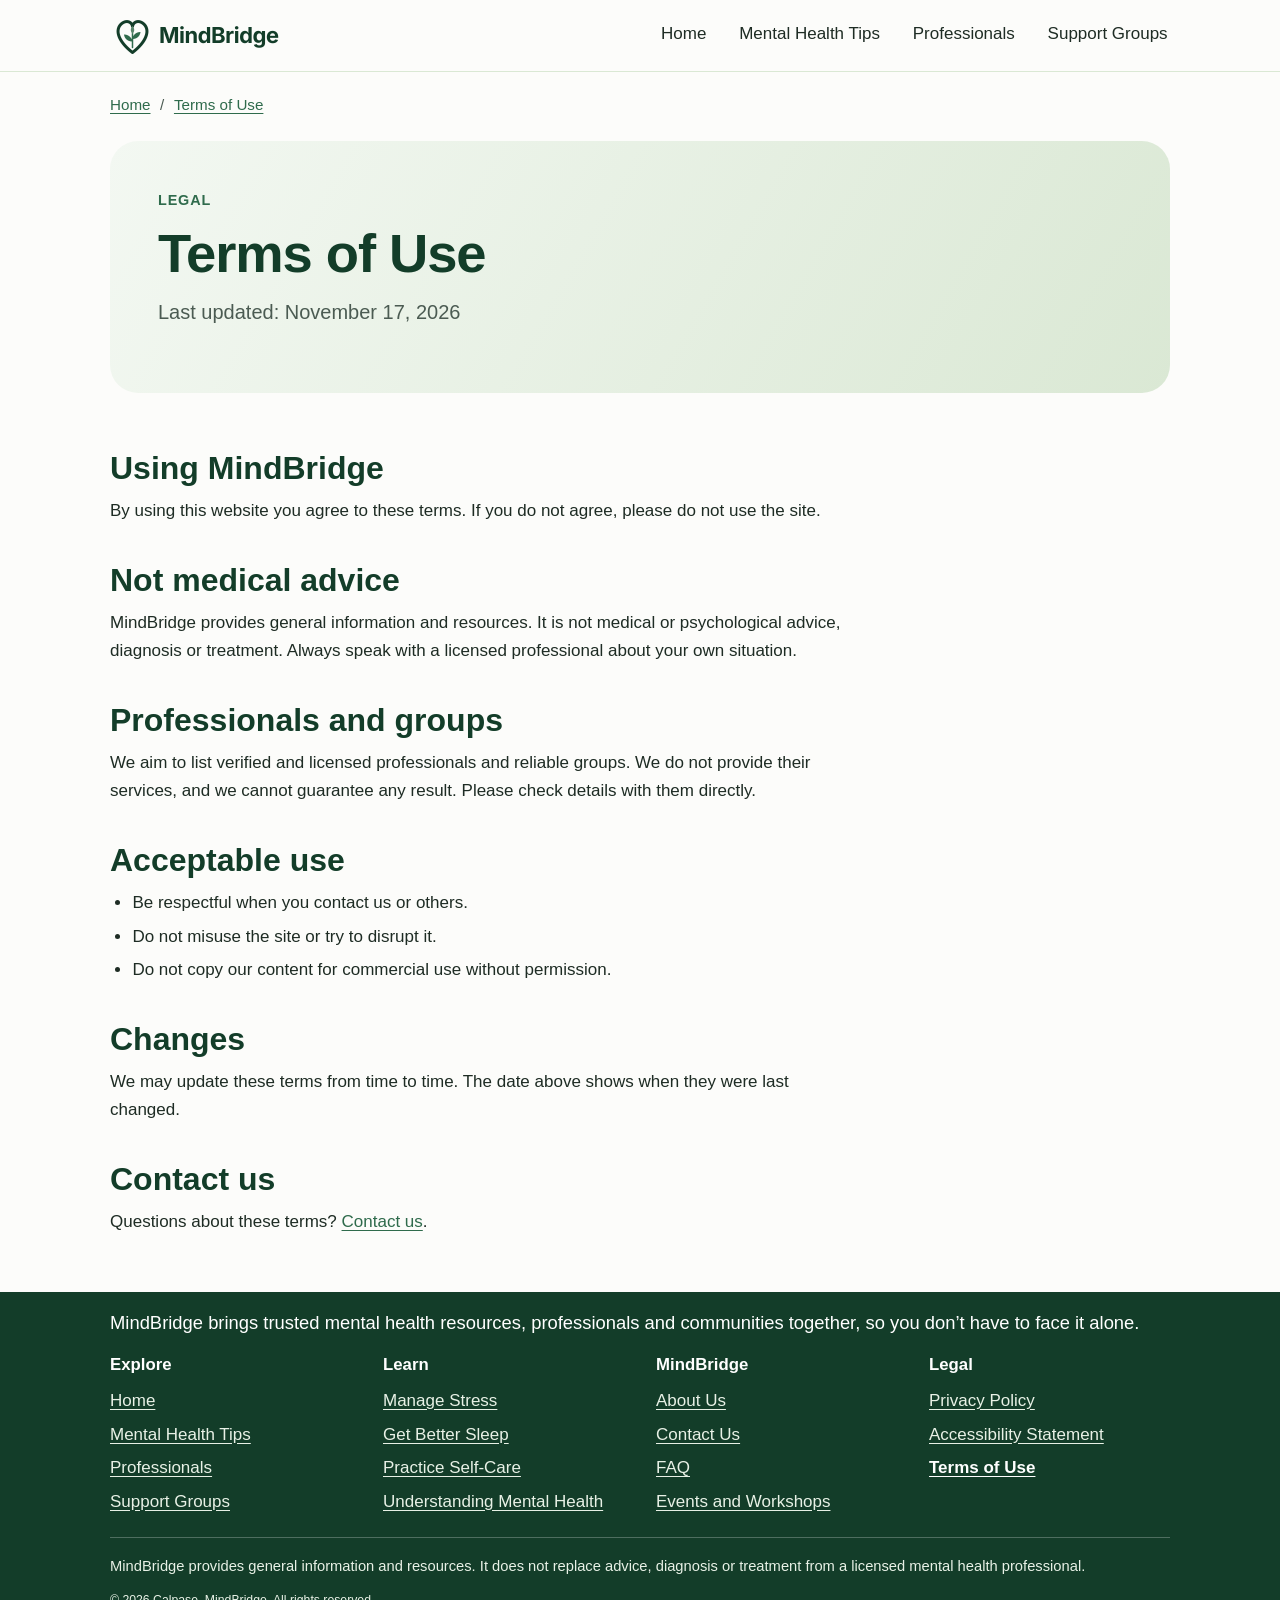
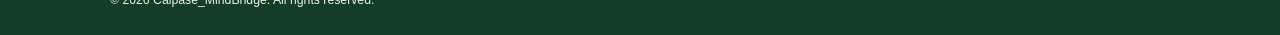
<file: terms.html>
<!DOCTYPE html>
<html lang="en">
  <head>
    <meta charset="utf-8">
    <meta name="viewport" content="width=device-width, initial-scale=1">
    <meta name="description" content="The terms for using the MindBridge website.">
    <title>Terms of Use | MindBridge</title>
    <link rel="stylesheet" href="css/base.css">
    <link rel="stylesheet" href="css/layout.css">
    <link rel="stylesheet" href="css/components.css">
    <link rel="stylesheet" href="css/pages.css">
  </head>
  <body>
    <a class="skip-link" href="#main-content">Skip to main content</a>
    <header class="site-header">
      <div class="header-inner">
        <a class="brand" href="index.html"><img src="images/logo.png" alt="MindBridge home" width="185" height="45"></a>
        <nav class="main-nav" aria-label="Main navigation">
          <ul>
            <li><a href="index.html">Home</a></li>
            <li><a href="mental-health-tips.html">Mental Health Tips</a></li>
            <li><a href="professionals.html">Professionals</a></li>
            <li><a href="support-groups.html">Support Groups</a></li>
          </ul>
        </nav>
      </div>
    </header>
    <main id="main-content">
      <nav class="breadcrumb" aria-label="Breadcrumb">
        <ol>
          <li><a href="index.html">Home</a></li>
          <li><a href="terms.html" aria-current="page">Terms of Use</a></li>
        </ol>
      </nav>
      <section class="hero hero-simple" aria-labelledby="terms-heading">
        <div>
          <p class="label">Legal</p>
          <h1 id="terms-heading">Terms of Use</h1>
          <p class="lead">Last updated: November 17, 2026</p>
        </div>
      </section>

      <section class="prose" aria-labelledby="terms-body-heading">
        <h2 id="terms-body-heading">Using MindBridge</h2>
        <p>By using this website you agree to these terms. If you do not agree, please do not use the site.</p>

        <h2>Not medical advice</h2>
        <p>MindBridge provides general information and resources. It is not medical or psychological advice, diagnosis or treatment. Always speak with a licensed professional about your own situation.</p>

        <h2>Professionals and groups</h2>
        <p>We aim to list verified and licensed professionals and reliable groups. We do not provide their services, and we cannot guarantee any result. Please check details with them directly.</p>

        <h2>Acceptable use</h2>
        <ul>
          <li>Be respectful when you contact us or others.</li>
          <li>Do not misuse the site or try to disrupt it.</li>
          <li>Do not copy our content for commercial use without permission.</li>
        </ul>

        <h2>Changes</h2>
        <p>We may update these terms from time to time. The date above shows when they were last changed.</p>

        <h2>Contact us</h2>
        <p>Questions about these terms? <a href="contact.html">Contact us</a>.</p>
      </section>
    </main>
    <footer class="site-footer">
      <div class="footer-inner">
        <p class="footer-intro">MindBridge brings trusted mental health resources, professionals and communities together, so you don&rsquo;t have to face it alone.</p>
        <nav aria-label="Footer navigation">
          <div class="footer-columns">
            <div>
              <h2>Explore</h2>
              <ul>
                <li><a href="index.html">Home</a></li>
                <li><a href="mental-health-tips.html">Mental Health Tips</a></li>
                <li><a href="professionals.html">Professionals</a></li>
                <li><a href="support-groups.html">Support Groups</a></li>
              </ul>
            </div>
            <div>
              <h2>Learn</h2>
              <ul>
                <li><a href="manage-stress.html">Manage Stress</a></li>
                <li><a href="better-sleep.html">Get Better Sleep</a></li>
                <li><a href="self-care.html">Practice Self-Care</a></li>
                <li><a href="understanding-mental-health.html">Understanding Mental Health</a></li>
              </ul>
            </div>
            <div>
              <h2>MindBridge</h2>
              <ul>
                <li><a href="about.html">About Us</a></li>
                <li><a href="contact.html">Contact Us</a></li>
                <li><a href="faq.html">FAQ</a></li>
                <li><a href="events.html">Events and Workshops</a></li>
              </ul>
            </div>
            <div>
              <h2>Legal</h2>
              <ul>
                <li><a href="privacy-policy.html">Privacy Policy</a></li>
                <li><a href="accessibility.html">Accessibility Statement</a></li>
                <li><a href="terms.html" aria-current="page">Terms of Use</a></li>
              </ul>
            </div>
          </div>
        </nav>
        <div class="footer-note">
          <p>MindBridge provides general information and resources. It does not replace advice, diagnosis or treatment from a licensed mental health professional.</p>
          <p><small>&copy; 2026 Calpase_MindBridge. All rights reserved.</small></p>
        </div>
      </div>
    </footer>
  </body>
</html>
</file>
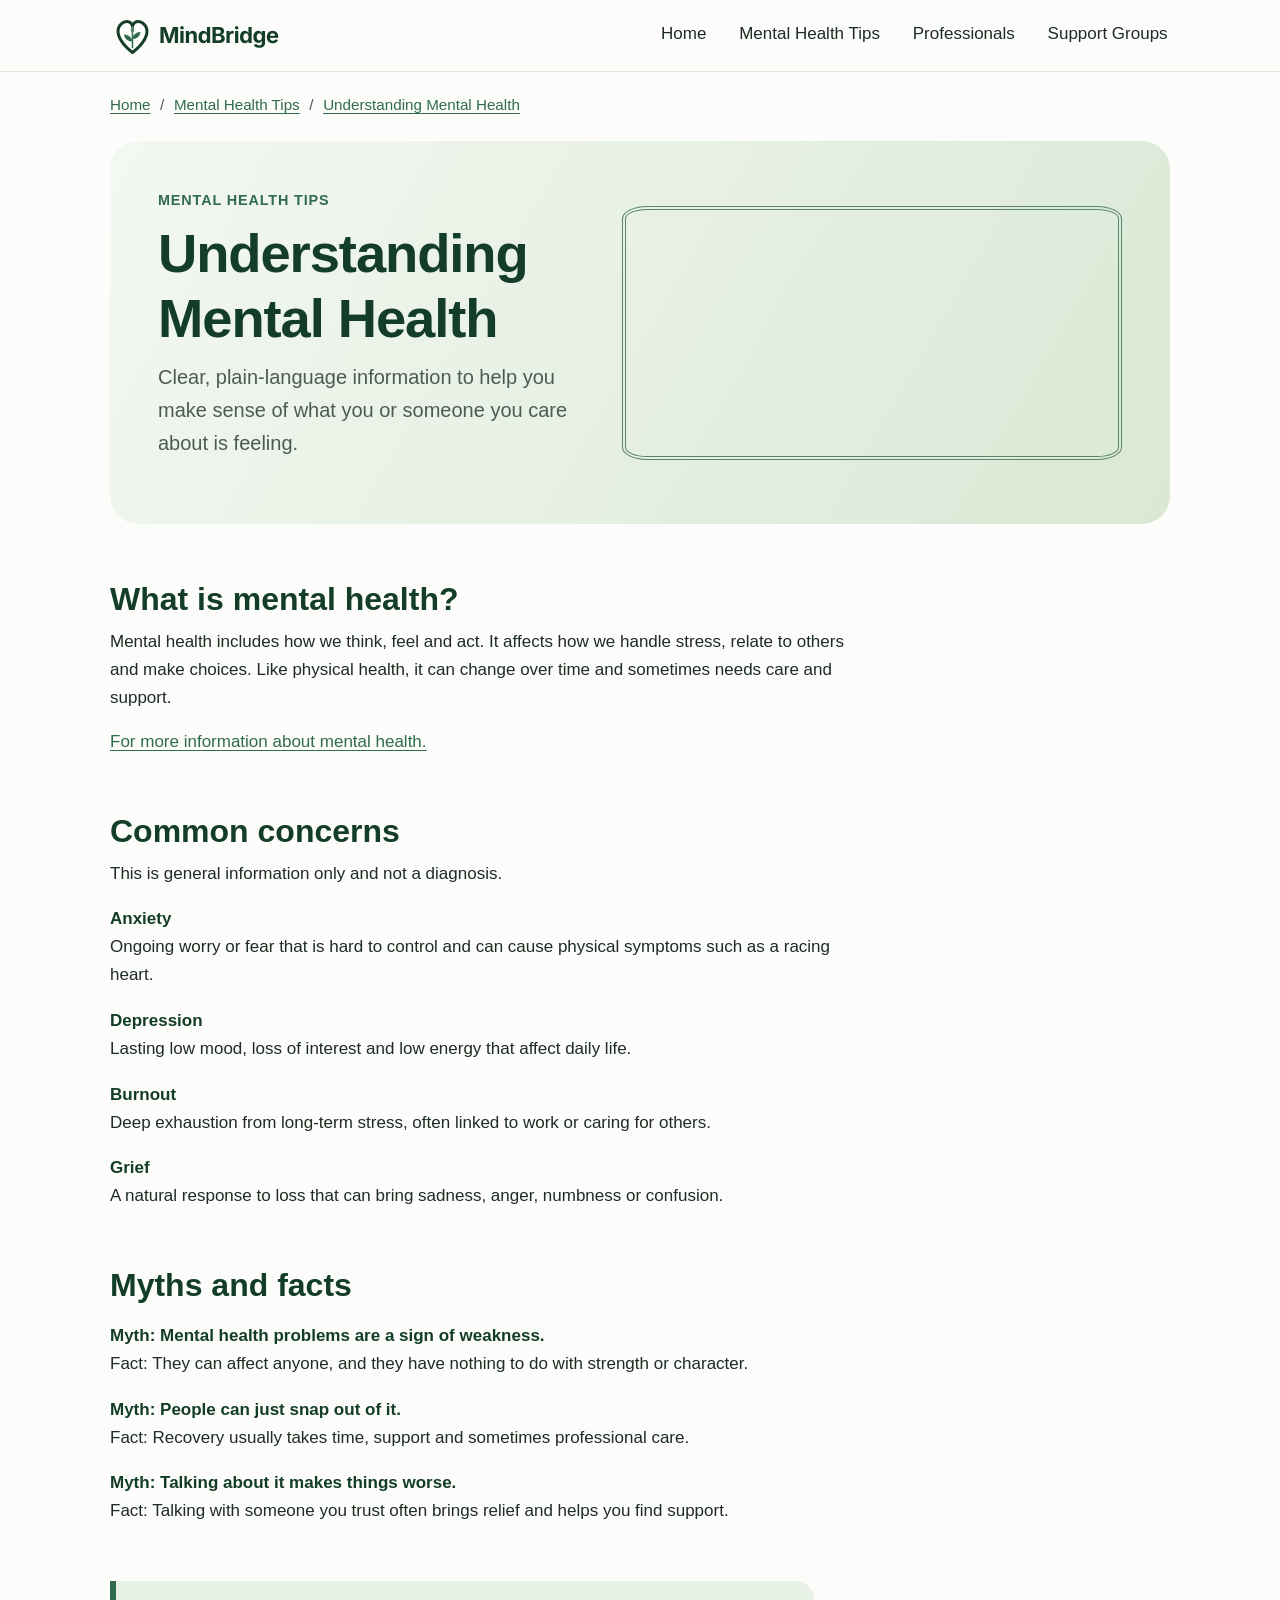
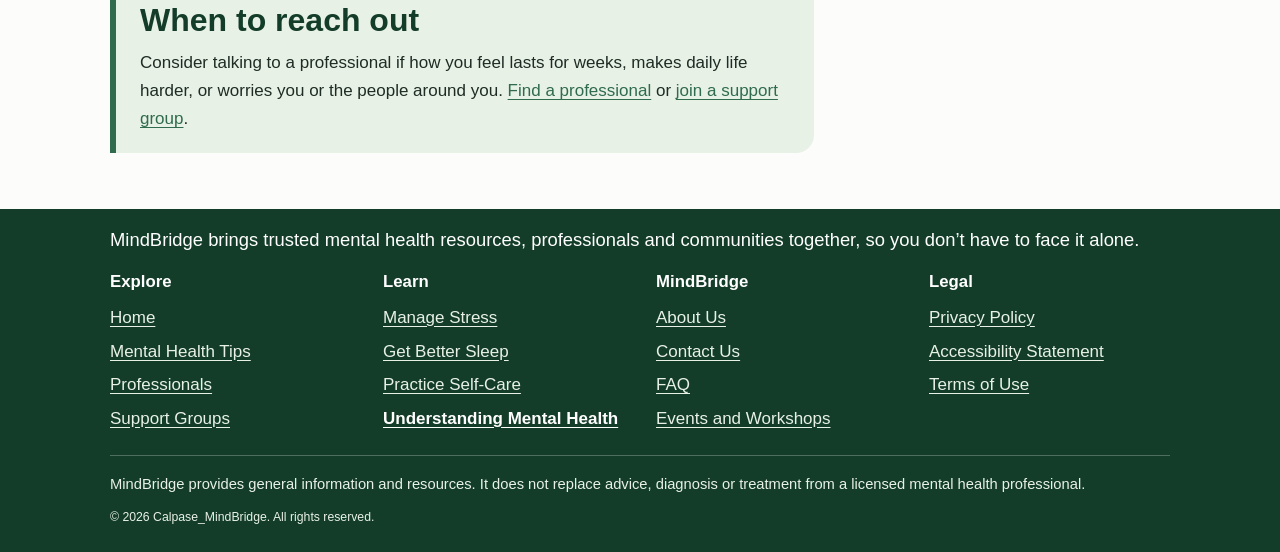
<file: understanding-mental-health.html>
<!DOCTYPE html>
<html lang="en">
  <head>
    <meta charset="utf-8">
    <meta name="viewport" content="width=device-width, initial-scale=1">
    <meta name="description" content="Plain-language information about mental health, common conditions and myths.">
    <title>Understanding Mental Health | MindBridge</title>
    <link rel="stylesheet" href="css/base.css">
    <link rel="stylesheet" href="css/layout.css">
    <link rel="stylesheet" href="css/components.css">
    <link rel="stylesheet" href="css/pages.css">
  </head>
  <body>
    <a class="skip-link" href="#main-content">Skip to main content</a>
    <header class="site-header">
      <div class="header-inner">
        <a class="brand" href="index.html"><img src="images/logo.png" alt="MindBridge home" width="185" height="45"></a>
        <nav class="main-nav" aria-label="Main navigation">
          <ul>
            <li><a href="index.html">Home</a></li>
            <li><a href="mental-health-tips.html">Mental Health Tips</a></li>
            <li><a href="professionals.html">Professionals</a></li>
            <li><a href="support-groups.html">Support Groups</a></li>
          </ul>
        </nav>
      </div>
    </header>
    <main id="main-content">
      <nav class="breadcrumb" aria-label="Breadcrumb">
        <ol>
          <li><a href="index.html">Home</a></li>
          <li><a href="mental-health-tips.html">Mental Health Tips</a></li>
          <li><a href="understanding-mental-health.html" aria-current="page">Understanding Mental Health</a></li>
        </ol>
      </nav>
      <section class="hero" aria-labelledby="understand-heading">
        <div>
          <p class="label">Mental Health Tips</p>
          <h1 id="understand-heading">Understanding Mental Health</h1>
          <p class="lead">Clear, plain-language information to help you make sense of what you or someone you care about is feeling.</p>
        </div>
        <video width="500px" class="video" autoplay muted loop playsinline aria-label="The text health surrounded with confetti by Pavel Danilyuk">
          <source src="videos/health.mp4" type="video/mp4">
          Your browser does not support the video tag.
        </video> 
      </section>

      <section class="prose" aria-labelledby="what-heading">
        <h2 id="what-heading">What is mental health?</h2>
        <p>Mental health includes how we think, feel and act. It affects how we handle stress, relate to others and make choices. Like physical health, it can change over time and sometimes needs care and support.</p>
        <a href="https://www.who.int/news-room/fact-sheets/detail/mental-health-strengthening-our-response" target="_blank">For more information about mental health.</a>
      </section>

      <section class="prose" aria-labelledby="common-heading">
        <h2 id="common-heading">Common concerns</h2>
        <p>This is general information only and not a diagnosis.</p>
        <dl>
          <dt>Anxiety</dt>
          <dd>Ongoing worry or fear that is hard to control and can cause physical symptoms such as a racing heart.</dd>
          <dt>Depression</dt>
          <dd>Lasting low mood, loss of interest and low energy that affect daily life.</dd>
          <dt>Burnout</dt>
          <dd>Deep exhaustion from long-term stress, often linked to work or caring for others.</dd>
          <dt>Grief</dt>
          <dd>A natural response to loss that can bring sadness, anger, numbness or confusion.</dd>
        </dl>
      </section>

      <section class="prose" aria-labelledby="myths-heading">
        <h2 id="myths-heading">Myths and facts</h2>
        <dl>
          <dt>Myth: Mental health problems are a sign of weakness.</dt>
          <dd>Fact: They can affect anyone, and they have nothing to do with strength or character.</dd>
          <dt>Myth: People can just snap out of it.</dt>
          <dd>Fact: Recovery usually takes time, support and sometimes professional care.</dd>
          <dt>Myth: Talking about it makes things worse.</dt>
          <dd>Fact: Talking with someone you trust often brings relief and helps you find support.</dd>
        </dl>
      </section>

      <section aria-labelledby="reach-heading">
        <div class="note">
          <h2 id="reach-heading">When to reach out</h2>
          <p>Consider talking to a professional if how you feel lasts for weeks, makes daily life harder, or worries you or the people around you. <a href="professionals.html">Find a professional</a> or <a href="support-groups.html">join a support group</a>.</p>
        </div>
      </section>
    </main>
    <footer class="site-footer">
      <div class="footer-inner">
        <p class="footer-intro">MindBridge brings trusted mental health resources, professionals and communities together, so you don&rsquo;t have to face it alone.</p>
        <nav aria-label="Footer navigation">
          <div class="footer-columns">
            <div>
              <h2>Explore</h2>
              <ul>
                <li><a href="index.html">Home</a></li>
                <li><a href="mental-health-tips.html">Mental Health Tips</a></li>
                <li><a href="professionals.html">Professionals</a></li>
                <li><a href="support-groups.html">Support Groups</a></li>
              </ul>
            </div>
            <div>
              <h2>Learn</h2>
              <ul>
                <li><a href="manage-stress.html">Manage Stress</a></li>
                <li><a href="better-sleep.html">Get Better Sleep</a></li>
                <li><a href="self-care.html">Practice Self-Care</a></li>
                <li><a href="understanding-mental-health.html" aria-current="page">Understanding Mental Health</a></li>
              </ul>
            </div>
            <div>
              <h2>MindBridge</h2>
              <ul>
                <li><a href="about.html">About Us</a></li>
                <li><a href="contact.html">Contact Us</a></li>
                <li><a href="faq.html">FAQ</a></li>
                <li><a href="events.html">Events and Workshops</a></li>
              </ul>
            </div>
            <div>
              <h2>Legal</h2>
              <ul>
                <li><a href="privacy-policy.html">Privacy Policy</a></li>
                <li><a href="accessibility.html">Accessibility Statement</a></li>
                <li><a href="terms.html">Terms of Use</a></li>
              </ul>
            </div>
          </div>
        </nav>
        <div class="footer-note">
          <p>MindBridge provides general information and resources. It does not replace advice, diagnosis or treatment from a licensed mental health professional.</p>
          <p><small>&copy; 2026 Calpase_MindBridge. All rights reserved.</small></p>
        </div>
      </div>
    </footer>
  </body>
</html>
</file>
<file: css/base.css>
:root {
  --green-900: #133d29;
  --green-700: #2f6b4c;
  --green-500: #58846a;
  --green-200: #dae8d4;
  --green-100: #e8f1e6;
  --green-50: #f3f8f2;
  --paper: #fcfcfa;
  --white: #ffffff;
  --ink: #1e2c24;
  --muted: #4b5b52;
  --line: #6f8f7e;
  --radius: 18px;
  --shadow: 0 4px 18px rgba(19, 61, 41, 0.1);
  --max-width: 1100px;
  --max-img: 335px;
}

*,
*::before,
*::after {
  box-sizing: border-box;
}

html {
  scroll-behavior: smooth;
}

body {
  margin: 0;
  font-family: "Segoe UI", Roboto, "Helvetica Neue", Arial, sans-serif;
  font-size: 1.0625rem;
  line-height: 1.65;
  color: var(--ink);
  background: var(--paper);
}

h1,
h2,
h3 {
  margin: 0 0 0.6rem;
  line-height: 1.2;
  color: var(--green-900);
}

h1 {
  font-size: clamp(2.2rem, 5vw, 3.4rem);
  letter-spacing: -0.02em;
}

h2 {
  font-size: clamp(1.5rem, 3vw, 2rem);
}

h3 {
  font-size: 1.25rem;
}

p {
  margin: 0 0 1rem;
}

ul,
ol {
  margin: 0 0 1rem;
  padding-left: 1.4rem;
}

li {
  margin-bottom: 0.35rem;
}

img {
  display: block;
  max-width: 100%;
  height: auto;
}

a {
  color: var(--green-700);
  text-underline-offset: 3px;
}

a:hover {
  color: var(--green-900);
}

:focus-visible {
  outline: 3px solid var(--green-900);
  outline-offset: 3px;
  border-radius: 4px;
}

.skip-link {
  position: absolute;
  left: 1rem;
  top: -5rem;
  z-index: 100;
  padding: 0.7rem 1.2rem;
  border-radius: 10px;
  background: var(--green-900);
  color: var(--white);
}

.skip-link:focus {
  top: 1rem;
}

.visually-hidden {
  position: absolute;
  width: 1px;
  height: 1px;
  margin: -1px;
  padding: 0;
  overflow: hidden;
  clip: rect(0, 0, 0, 0);
  white-space: nowrap;
  border: 0;
}

@media (prefers-reduced-motion: reduce) {
  html {
    scroll-behavior: auto;
  }

  * {
    transition: none !important;
  }
}
</file>
<file: css/layout.css>
.site-header {
  background: var(--paper);
  border-bottom: 1px solid var(--green-200);
}

.header-inner {
  display: flex;
  flex-wrap: wrap;
  align-items: center;
  justify-content: space-between;
  gap: 0.5rem 2rem;
  max-width: var(--max-width);
  margin: 0 auto;
  padding: 0.75rem 1.25rem;
}

.main-nav ul {
  display: flex;
  flex-wrap: wrap;
  gap: 0.25rem 1.75rem;
  margin: 0;
  padding: 0;
  list-style: none;
}

.main-nav li {
  margin: 0;
}

.main-nav a {
  display: block;
  padding: 0.5rem 0.15rem;
  border-bottom: 3px solid transparent;
  color: var(--ink);
  text-decoration: none;
}

.main-nav a:hover {
  border-bottom-color: var(--green-500);
}

.main-nav a[aria-current="page"] {
  border-bottom-color: var(--green-900);
  color: var(--green-900);
  font-weight: 600;
}

main {
  max-width: var(--max-width);
  margin: 0 auto;
  padding: 0 1.25rem;
}

main > section {
  margin: 3.5rem 0;
}

main > section.hero {
  margin-top: 1.5rem;
}

.breadcrumb {
  margin-top: 1.25rem;
  font-size: 0.95rem;
}

.breadcrumb ol {
  display: flex;
  flex-wrap: wrap;
  gap: 0.25rem 0.6rem;
  margin: 0;
  padding: 0;
  list-style: none;
}

.breadcrumb li {
  margin: 0;
}

.breadcrumb li + li::before {
  content: "/";
  margin-right: 0.6rem;
  color: var(--muted);
}

.site-footer {
  padding: 1rem 0 1rem;
  background: var(--green-900);
  color: var(--green-100);
}

.footer-inner {
  max-width: var(--max-width);
  margin: 0 auto;
  padding: 0 1.25rem;
}

.footer-intro {
  font-size: 1.15rem;
  color: var(--white);
}

.footer-columns {
  display: grid;
  grid-template-columns: repeat(auto-fit, minmax(190px, 1fr));
  gap: 2rem;
}

.footer-columns h2 {
  margin-bottom: 0.75rem;
  font-size: 1.05rem;
  color: var(--white);
}

.footer-columns ul {
  margin: 0;
  padding: 0;
  list-style: none;
}

.site-footer a {
  color: var(--green-100);
}

.site-footer a:hover,
.site-footer a[aria-current="page"] {
  color: var(--white);
}

.site-footer a[aria-current="page"] {
  font-weight: 600;
}

.site-footer :focus-visible {
  outline-color: var(--white);
}

.footer-note {
  margin-top: 1rem;
  padding-top: 1rem;
  border-top: 1px solid rgba(255, 255, 255, 0.25);
  font-size: 0.92rem;
}

.footer-note p {
  margin-bottom: 0.5rem;
}
</file>
<file: css/components.css>
.hero {
  display: grid;
  grid-template-columns: 1fr 1fr;
  gap: 2rem;
  align-items: center;
  padding: 3rem;
  border-radius: 28px;
  background: linear-gradient(120deg, var(--green-50), var(--green-200));
  overflow: hidden;
}

.hero.hero-simple {
  grid-template-columns: 1fr;
}

.hero p.lead {
  max-width: 32rem;
  font-size: 1.25rem;
  color: var(--muted);
}

.hero img {
  margin-left: auto;
  border-radius: 20px;
  box-shadow: var(--shadow);
}

.hero img.hero-icon {
  border-radius: 50%;
  box-shadow: none;
}

.hero video{
  border-radius: 5%;
  border: double 4px var(--green-500);
}

.label {
  margin-bottom: 0.5rem;
  font-size: 0.9rem;
  font-weight: 600;
  letter-spacing: 0.06em;
  text-transform: uppercase;
  color: var(--green-700);
}

.button,
button {
  display: inline-block;
  padding: 0.75rem 1.6rem;
  border: 2px solid var(--green-900);
  border-radius: 999px;
  background: var(--green-900);
  color: var(--white);
  font: inherit;
  font-weight: 600;
  text-decoration: none;
  cursor: pointer;
  transition: background 0.2s;
}

.button:hover,
button:hover {
  background: var(--green-700);
  border-color: var(--green-700);
  color: var(--white);
}

.button.button-light {
  background: transparent;
  color: var(--green-900);
}

.button.button-light:hover {
  background: var(--green-900);
  color: var(--white);
}

fieldset {
  max-width: 640px;
  margin: 0;
  padding: 1.5rem;
  border: 2px solid var(--green-200);
  border-radius: var(--radius);
  background: var(--white);
}

legend {
  padding: 0 0.5rem;
  font-weight: 600;
  color: var(--green-900);
}

label {
  display: block;
  margin-bottom: 0.25rem;
  font-weight: 600;
}

input[type="text"],
input[type="email"],
input[type="search"],
select,
textarea {
  width: 100%;
  padding: 0.7rem 0.9rem;
  border: 2px solid var(--line);
  border-radius: 12px;
  background: var(--white);
  color: var(--ink);
  font: inherit;
}

textarea {
  min-height: 9rem;
  resize: vertical;
}

.search-form {
  max-width: 30rem;
  margin-top: 1.5rem;
}

.search-form p {
  display: flex;
  gap: 0.5rem;
  margin: 0;
  padding: 0.35rem;
  border: 2px solid var(--line);
  border-radius: 999px;
  background: var(--white);
}

.search-form input[type="search"] {
  flex: 1;
  min-width: 0;
  border: 0;
  border-radius: 999px;
  background: transparent;
}

.search-form input[type="search"]:focus-visible {
  outline-offset: 0;
}

.card-grid {
  display: grid;
  grid-template-columns: repeat(auto-fit, minmax(250px, 1fr));
  gap: 1.5rem;
  margin: 1.5rem 0 0;
  padding: 0;
  list-style: none;
}

.card-grid > li {
  margin: 0;
}

.card {
  position: relative;
  display: flex;
  flex-direction: column;
  height: 100%;
  border: 1px solid var(--green-200);
  border-radius: var(--radius);
  background: var(--white);
  box-shadow: var(--shadow);
  overflow: hidden;
}

.card-body {
  display: flex;
  flex: 1;
  flex-direction: column;
  padding: 1.25rem 1.5rem 1.5rem;
}

.card h3 a {
  color: var(--green-900);
  text-decoration: none;
}

.card h3 a::after {
  content: "";
  position: absolute;
  inset: 0;
}

.card:hover {
  border-color: var(--green-500);
}

.card:focus-within {
  outline: 3px solid var(--green-900);
  outline-offset: 3px;
}

.card h3 a:focus-visible {
  outline: none;
}

.arrow {
  display: flex;
  align-items: center;
  justify-content: center;
  align-self: flex-end;
  width: 2.25rem;
  height: 2.25rem;
  margin-top: auto;
  border-radius: 50%;
  background: var(--green-700);
  color: var(--white);
}

.steps {
  margin: 1.5rem 0 0;
  padding: 0;
  list-style: none;
  counter-reset: step;
}

.steps li {
  position: relative;
  margin-bottom: 1.25rem;
  padding-left: 3.25rem;
  counter-increment: step;
}

.steps li::before {
  content: counter(step);
  position: absolute;
  left: 0;
  top: 0;
  width: 2.25rem;
  height: 2.25rem;
  border-radius: 50%;
  background: var(--green-900);
  color: var(--white);
  font-weight: 600;
  line-height: 2.25rem;
  text-align: center;
}

.tick-list {
  padding: 0;
  list-style: none;
}

.tick-list li {
  position: relative;
  padding-left: 1.9rem;
}

.tick-list li::before {
  content: "\2713";
  position: absolute;
  left: 0;
  font-weight: 700;
  color: var(--green-700);
}

.note {
  max-width: 44rem;
  padding: 1.25rem 1.5rem;
  border-left: 6px solid var(--green-700);
  border-radius: 0 var(--radius) var(--radius) 0;
  background: var(--green-100);
}

.note p:last-child {
  margin-bottom: 0;
}

dt {
  font-weight: 600;
  color: var(--green-900);
}

dd {
  margin: 0 0 1.1rem;
}

.table-wrap {
  overflow-x: auto;
  border: 1px solid var(--green-200);
  border-radius: var(--radius);
  background: var(--white);
}

table {
  width: 100%;
  border-collapse: collapse;
}

caption {
  padding: 1rem;
  text-align: left;
  font-weight: 600;
  color: var(--green-900);
}

th,
td {
  padding: 0.85rem 1rem;
  border-top: 1px solid var(--green-200);
  text-align: left;
  vertical-align: top;
}

th {
  background: var(--green-100);
  color: var(--green-900);
}

.card img {
  width: 100%;
  height: auto;
}
</file>
<file: css/pages.css>
.intro {
  max-width: 40rem;
  color: var(--muted);
}

.split {
  display: grid;
  grid-template-columns: 1fr 1fr;
  gap: 2.5rem;
  align-items: center;
}

.split img {
  border-radius: var(--radius);
  box-shadow: var(--shadow);
}

.prose {
  max-width: 46rem;
}

.prose h2 {
  margin-top: 2.25rem;
}

.contact-layout {
  display: grid;
  grid-template-columns: 3fr 2fr;
  gap: 2.5rem;
  align-items: start;
}

.contact-layout p.field {
  margin-bottom: 1.1rem;
}

.faq-group {
  max-width: 46rem;
}

.faq-group h3 {
  margin-top: 1.5rem;
}

@media (max-width: 760px) {
  .hero {
    grid-template-columns: 1fr;
    padding: 1.75rem;
  }

  .hero img {
    margin: 0 auto;
  }

  .split,
  .contact-layout {
    grid-template-columns: 1fr;
  }

  main > section {
    margin: 2.5rem 0;
  }
}
</file>
